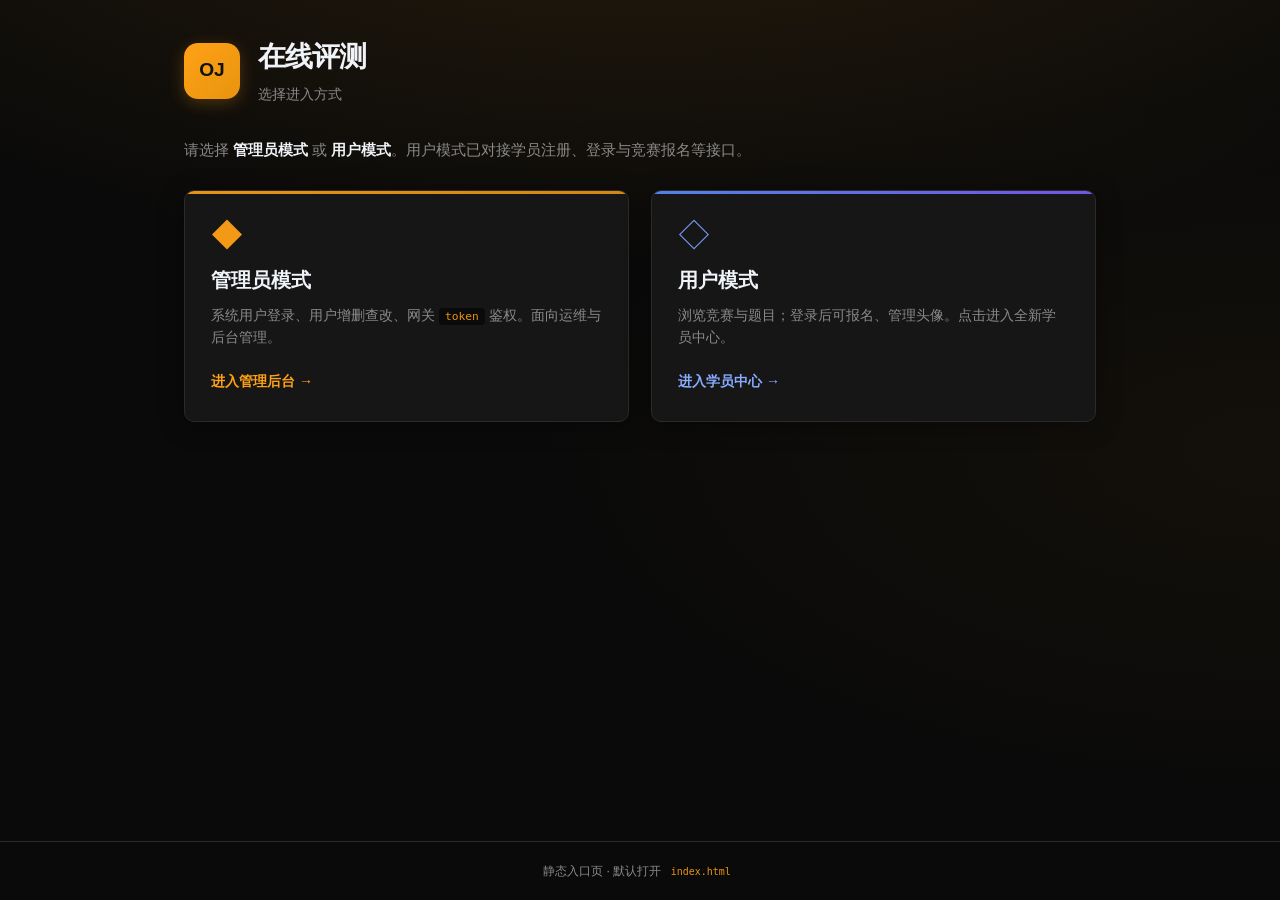
<file: front-end/index.html>
<!DOCTYPE html>
<html lang="zh-CN">
  <head>
    <meta charset="UTF-8" />
    <meta name="viewport" content="width=device-width, initial-scale=1.0" />
    <title>OJ · 选择模式</title>
    <link rel="stylesheet" href="css/style.css" />
    <link rel="stylesheet" href="css/portal.css" />
  </head>
  <body class="portal-body">
    <div class="page-bg portal-bg" aria-hidden="true"></div>

    <header class="portal-header">
      <div class="portal-brand">
        <div class="brand-mark portal-mark">OJ</div>
        <div>
          <h1 class="portal-title">在线评测</h1>
          <p class="portal-tagline">选择进入方式</p>
        </div>
      </div>
    </header>

    <main class="portal-main">
      <p class="portal-intro">
        请选择 <strong>管理员模式</strong> 或 <strong>用户模式</strong>。用户模式已对接学员注册、登录与竞赛报名等接口。
      </p>

      <div class="mode-grid">
        <a href="admin.html" class="mode-card mode-card-admin card-elevated">
          <div class="mode-card-icon" aria-hidden="true">◆</div>
          <h2 class="mode-card-title">管理员模式</h2>
          <p class="mode-card-desc">
            系统用户登录、用户增删查改、网关 <code>token</code> 鉴权。面向运维与后台管理。
          </p>
          <span class="mode-card-cta">进入管理后台 →</span>
        </a>

        <a href="user-dashboard.html" class="mode-card mode-card-user card-elevated">
          <div class="mode-card-icon mode-card-icon-user" aria-hidden="true">◇</div>
          <h2 class="mode-card-title">用户模式</h2>
          <p class="mode-card-desc">
            浏览竞赛与题目；登录后可报名、管理头像。点击进入全新学员中心。
          </p>
          <span class="mode-card-cta mode-cta-user">进入学员中心 →</span>
        </a>
      </div>
    </main>

    <footer class="portal-footer">
      静态入口页 · 默认打开 <code>index.html</code>
    </footer>
  </body>
</html>
</file>
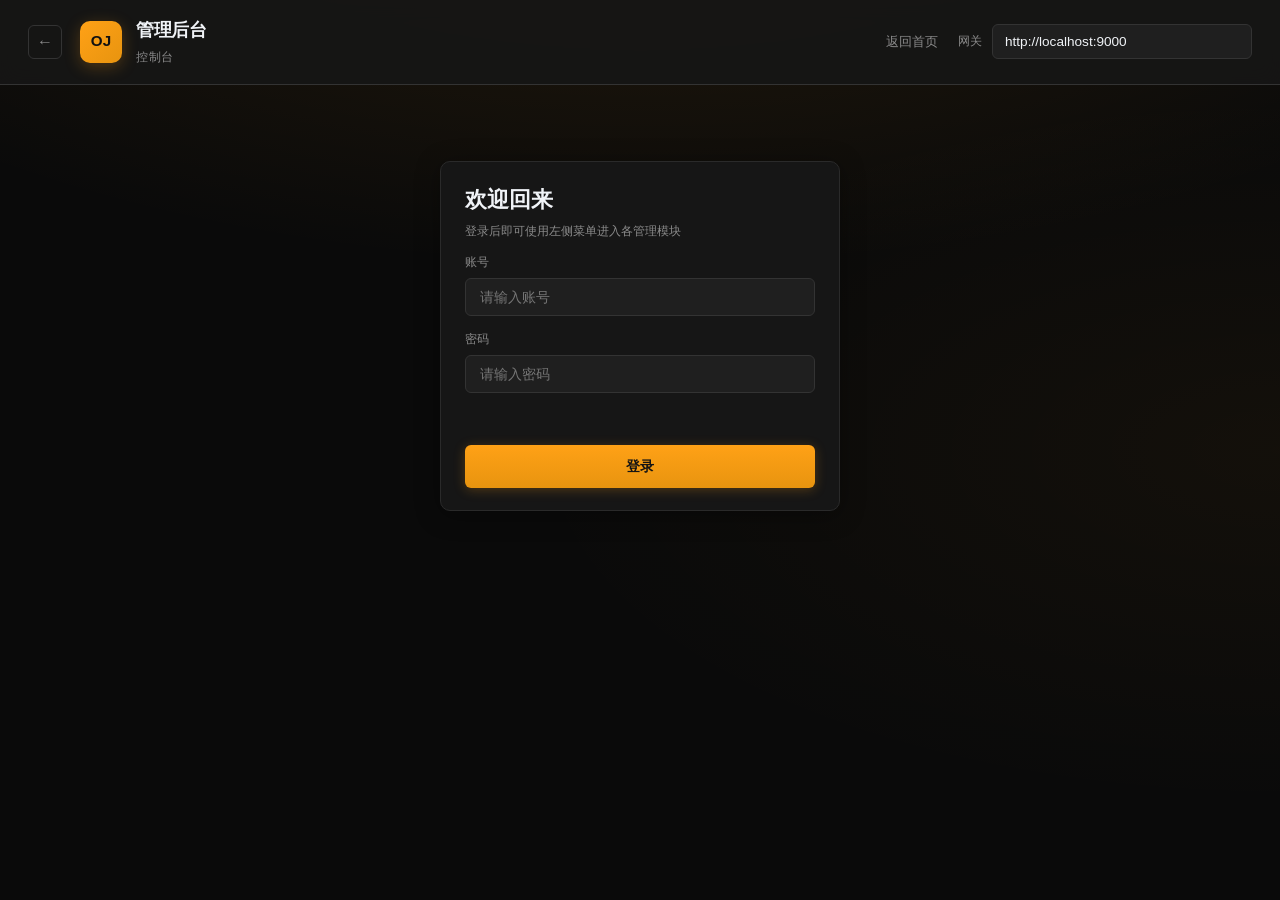
<file: front-end/admin.html>
<!DOCTYPE html>
<html lang="zh-CN">
  <head>
    <meta charset="UTF-8" />
    <meta name="viewport" content="width=device-width, initial-scale=1.0" />
    <title>OJ 管理端</title>
    <link rel="stylesheet" href="css/style.css" />
  </head>
  <body class="admin-app">
    <div class="page-bg" aria-hidden="true"></div>

    <header class="app-header">
      <div class="brand">
        <a href="index.html" class="brand-link" title="返回模式选择">←</a>
        <div class="brand-mark">OJ</div>
        <div class="brand-text">
          <h1>管理后台</h1>
          <span class="brand-sub" id="header-subtitle">控制台</span>
        </div>
      </div>
      <div class="header-right">
        <a href="index.html" class="link-home">返回首页</a>
        <div class="config-row">
          <label for="apiBase">网关</label>
          <input
            type="text"
            id="apiBase"
            placeholder="http://localhost:9000"
            autocomplete="off"
          />
        </div>
        <div id="user-bar" class="user-bar hidden">
          <span class="user-avatar" id="user-avatar">管</span>
          <div class="user-meta">
            <span id="user-bar-text" class="user-name"></span>
            <span class="user-role">管理员</span>
          </div>
          <button type="button" class="btn btn-ghost btn-sm" id="btn-logout">退出</button>
        </div>
      </div>
    </header>

    <main class="main main-admin">
      <section id="view-login" class="panel panel-login card-elevated">
        <div class="card-head">
          <h2>欢迎回来</h2>
          <p class="hint">登录后即可使用左侧菜单进入各管理模块</p>
        </div>
        <div class="form-group">
          <label for="login-account">账号</label>
          <input
            type="text"
            id="login-account"
            placeholder="请输入账号"
            autocomplete="username"
          />
        </div>
        <div class="form-group">
          <label for="login-password">密码</label>
          <input
            type="password"
            id="login-password"
            placeholder="请输入密码"
            autocomplete="current-password"
          />
        </div>
        <p class="status-line muted" id="login-status"></p>
        <button type="button" class="btn btn-primary btn-block" id="btn-login">登录</button>
      </section>

      <div id="view-workspace" class="workspace hidden">
        <div class="admin-shell">
          <aside class="admin-sidebar card-elevated" aria-label="主导航">
            <div class="sidebar-head">功能菜单</div>
            <nav class="sidebar-nav">
              <button
                type="button"
                class="nav-item"
                data-panel="contest"
                id="nav-contest"
              >
                <span class="nav-icon">🏁</span>
                <span class="nav-text">
                  <span class="nav-title">竞赛管理</span>
                  <span class="nav-badge nav-badge-live">已接入</span>
                </span>
              </button>
              <button
                type="button"
                class="nav-item"
                data-panel="problem"
                id="nav-problem"
              >
                <span class="nav-icon">📚</span>
                <span class="nav-text">
                  <span class="nav-title">题目管理</span>
                  <span class="nav-badge nav-badge-live">已接入</span>
                </span>
              </button>
              <button
                type="button"
                class="nav-item"
                data-panel="ojuser"
                id="nav-ojuser"
              >
                <span class="nav-icon">👥</span>
                <span class="nav-text">
                  <span class="nav-title">普通用户管理</span>
                  <span class="nav-badge">原型</span>
                </span>
              </button>
              <button
                type="button"
                class="nav-item active"
                data-panel="sysuser"
                id="nav-sysuser"
              >
                <span class="nav-icon">🛡️</span>
                <span class="nav-text">
                  <span class="nav-title">系统用户管理</span>
                  <span class="nav-badge nav-badge-live">已接入</span>
                </span>
              </button>
            </nav>
          </aside>

          <div class="admin-content">
            <header class="content-topbar">
              <h2 class="content-title" id="admin-content-title">系统用户管理</h2>
              <p class="content-desc" id="admin-content-desc">
                管理端账号 <code>tb_sys_user</code>，接口已联调
              </p>
            </header>

            <!-- 竞赛管理（已实现） -->
            <div id="panel-contest" class="admin-panel hidden" data-title="竞赛管理">
              <div class="layout-dashboard">
                <section class="panel card-elevated section-query">
                  <div class="section-title">
                    <span class="section-icon">🏁</span>
                    <div>
                      <h2>查询竞赛</h2>
                      <p class="hint section-desc">
                        GET <code>/exam/getExamById</code>、<code>/exam/getExamByName</code>
                      </p>
                    </div>
                  </div>
                  <div class="query-tabs" role="tablist">
                    <button type="button" class="tab active" data-tab="exam-by-id" role="tab">按竞赛编号</button>
                    <button type="button" class="tab" data-tab="exam-by-name" role="tab">按名称</button>
                  </div>
                  <div id="exam-query-pane-id" class="query-pane">
                    <div class="inline-field">
                      <input type="text" id="exam-query-id" inputmode="numeric" placeholder="请输入竞赛ID" />
                      <button type="button" class="btn btn-primary" id="btn-exam-query-id">查询</button>
                    </div>
                  </div>
                  <div id="exam-query-pane-name" class="query-pane hidden">
                    <div class="inline-field">
                      <input type="text" id="exam-query-name" placeholder="请输入竞赛名称（精确匹配）" />
                      <button type="button" class="btn btn-primary" id="btn-exam-query-name">查询</button>
                    </div>
                  </div>
                  <p class="status-line muted" id="exam-query-status"></p>
                  <div id="exam-query-result" class="user-detail-card hidden"></div>
                </section>

                <section class="panel card-elevated section-create">
                  <div class="section-title">
                    <span class="section-icon">＋</span>
                    <div>
                      <h2>新增竞赛</h2>
                      <p class="hint section-desc">POST <code>/exam/addExam</code></p>
                    </div>
                  </div>
                  <div class="form-row form-row-2">
                    <div class="form-group">
                      <label for="exam-new-title">竞赛名称</label>
                      <input type="text" id="exam-new-title" placeholder="例如：exam1" />
                    </div>
                    <div class="form-group">
                      <label for="exam-new-status">状态</label>
                      <select id="exam-new-status">
                        <option value="0">未开始(0)</option>
                        <option value="1">进行中(1)</option>
                        <option value="2">已结束(2)</option>
                      </select>
                    </div>
                    <div class="form-group">
                      <label for="exam-new-start-time">开始时间</label>
                      <input type="datetime-local" id="exam-new-start-time" />
                    </div>
                    <div class="form-group">
                      <label for="exam-new-end-time">结束时间</label>
                      <input type="datetime-local" id="exam-new-end-time" />
                    </div>
                  </div>
                  <div class="form-group">
                    <label for="exam-new-question-ids">题目ID列表</label>
                    <textarea
                      id="exam-new-question-ids"
                      rows="3"
                      placeholder="请输入题目ID，使用逗号或换行分隔，例如：&#10;2035744716359733250,2036098040540028929"
                    ></textarea>
                  </div>
                  <button type="button" class="btn btn-primary" id="btn-exam-insert">新增竞赛</button>
                  <p class="status-line muted" id="exam-insert-status"></p>
                </section>
              </div>

              <section class="panel card-elevated section-list">
                <div class="list-toolbar">
                  <div class="section-title list-title-wrap">
                    <span class="section-icon">☰</span>
                    <div>
                      <h2>竞赛列表</h2>
                      <p class="hint section-desc">GET <code>/exam/list</code> · DELETE <code>/exam/deleteExamById</code></p>
                    </div>
                  </div>
                  <div class="pager">
                    <button type="button" class="btn btn-secondary btn-sm" id="btn-exam-page-prev" disabled>上一页</button>
                    <span class="page-indicator" id="exam-page-indicator">第 1 页</span>
                    <button type="button" class="btn btn-secondary btn-sm" id="btn-exam-page-next">下一页</button>
                    <button type="button" class="btn btn-secondary btn-sm" id="btn-refresh-exams">刷新</button>
                  </div>
                </div>
                <div class="user-table-wrap table-shell" id="exam-table-wrap"></div>
                <p class="status-line muted" id="exam-list-status"></p>
              </section>

              <section class="panel card-elevated section-list">
                <div class="section-title list-title-wrap">
                  <span class="section-icon">📚</span>
                  <div>
                    <h2>竞赛题目列表（点击上方竞赛行查看）</h2>
                    <p class="hint section-desc">GET <code>/question/getQuestionFromExam</code></p>
                  </div>
                </div>
                <p class="status-line muted" id="exam-question-status"></p>
                <div id="exam-question-result" class="hidden"></div>
              </section>
              <section class="panel card-elevated section-list">
                <div class="section-title list-title-wrap">
                  <span class="section-icon">📄</span>
                  <div>
                    <h2>竞赛题目详情（点击上方题目行查看）</h2>
                    <p class="hint section-desc">GET <code>/question/detail</code></p>
                  </div>
                </div>
                <p class="status-line muted" id="exam-question-detail-status"></p>
                <div id="exam-question-detail-result" class="user-detail-card hidden"></div>
              </section>
            </div>

            <!-- 题目管理（已实现） -->
            <div id="panel-problem" class="admin-panel hidden" data-title="题目管理">
              <div class="layout-dashboard">
                <section class="panel card-elevated section-query">
                  <div class="section-title">
                    <span class="section-icon">🧩</span>
                    <div>
                      <h2>查询题目</h2>
                      <p class="hint section-desc">
                        GET <code>/question/list-by-title-like</code>
                      </p>
                    </div>
                  </div>
                  <div class="query-pane">
                    <div class="inline-field">
                      <input type="text" id="question-query-title" placeholder="输入标题关键字（模糊查询）" />
                      <button type="button" class="btn btn-primary" id="btn-question-like-by-title">按标题模糊查询</button>
                    </div>
                  </div>
                  <p class="status-line muted" id="question-query-status"></p>
                  <div id="question-query-result" class="hidden"></div>
                </section>

                <section class="panel card-elevated section-create">
                  <div class="section-title">
                    <span class="section-icon">＋</span>
                    <div>
                      <h2>新增题目</h2>
                      <p class="hint section-desc">POST <code>/question/addQuestion</code></p>
                    </div>
                  </div>
                  <div class="form-row form-row-2">
                    <div class="form-group">
                      <label for="question-new-title">标题</label>
                      <input type="text" id="question-new-title" placeholder="如：两数之和" />
                    </div>
                    <div class="form-group">
                      <label for="question-new-difficulty">难度</label>
                      <select id="question-new-difficulty">
                        <option value="0">easy(0)</option>
                        <option value="1">medium(1)</option>
                        <option value="2">hard(2)</option>
                      </select>
                    </div>
                    <div class="form-group">
                      <label for="question-new-time-limit">时间限制</label>
                      <input type="number" id="question-new-time-limit" placeholder="可空，整数" />
                    </div>
                    <div class="form-group">
                      <label for="question-new-space-limit">空间限制</label>
                      <input type="number" id="question-new-space-limit" placeholder="可空，整数" />
                    </div>
                  </div>
                  <div class="form-group">
                    <label for="question-new-content">题目内容</label>
                    <textarea id="question-new-content" rows="3" placeholder="题目描述（<=1024）"></textarea>
                  </div>
                  <div class="form-group">
                    <label for="question-new-case">测试用例</label>
                    <textarea id="question-new-case" rows="3" placeholder="测试用例（<=1024）"></textarea>
                  </div>
                  <div class="form-row form-row-2">
                    <div class="form-group">
                      <label for="question-new-default-code">默认代码块</label>
                      <textarea id="question-new-default-code" rows="3" placeholder="默认代码（<=256）"></textarea>
                    </div>
                    <div class="form-group">
                      <label for="question-new-main-method">main 方法</label>
                      <textarea id="question-new-main-method" rows="3" placeholder="main方法（<=256）"></textarea>
                    </div>
                  </div>
                  <div class="form-group">
                    <label for="question-new-expected-result">期望输出</label>
                    <textarea id="question-new-expected-result" rows="3" placeholder="期望输出（可空，<=1024）"></textarea>
                  </div>
                  <button type="button" class="btn btn-primary" id="btn-question-insert">新增题目</button>
                  <p class="status-line muted" id="question-insert-status"></p>
                </section>
              </div>

              <section class="panel card-elevated section-list">
                <div class="list-toolbar">
                  <div class="section-title list-title-wrap">
                    <span class="section-icon">☰</span>
                    <div>
                      <h2>题目列表</h2>
                      <p class="hint section-desc">GET <code>/question/page</code> · DELETE <code>/question/by-id</code></p>
                    </div>
                  </div>
                  <div class="pager">
                    <button type="button" class="btn btn-secondary btn-sm" id="btn-question-page-prev" disabled>上一页</button>
                    <span class="page-indicator" id="question-page-indicator">第 1 页</span>
                    <button type="button" class="btn btn-secondary btn-sm" id="btn-question-page-next">下一页</button>
                    <button type="button" class="btn btn-secondary btn-sm" id="btn-refresh-questions">刷新</button>
                  </div>
                </div>
                <div class="user-table-wrap table-shell" id="question-table-wrap"></div>
                <p class="status-line muted" id="question-list-status"></p>
              </section>
              <section class="panel card-elevated section-list">
                <div class="section-title list-title-wrap">
                  <span class="section-icon">📄</span>
                  <div>
                    <h2>题目详情（点击上方列表行查看）</h2>
                    <p class="hint section-desc">GET <code>/question/detail</code></p>
                  </div>
                </div>
                <p class="status-line muted" id="question-detail-status"></p>
                <div id="question-detail-result" class="user-detail-card hidden"></div>
              </section>
            </div>

            <!-- 普通用户管理 / OJ 学员（原型） -->
            <div id="panel-ojuser" class="admin-panel hidden" data-title="普通用户管理">
              <div class="prototype-banner">
                <span class="prototype-tag">前端原型</span>
                <p>
                  面向做题学员的账号体系（与左侧 <strong>SysUser 管理</strong> 区分）。注册、封禁、题解统计等接口待实现。
                </p>
              </div>
              <div class="prototype-cards">
                <div class="proto-stat-card card-elevated">
                  <span class="proto-stat-label">注册用户</span>
                  <span class="proto-stat-value">—</span>
                </div>
                <div class="proto-stat-card card-elevated">
                  <span class="proto-stat-label">今日活跃</span>
                  <span class="proto-stat-value">—</span>
                </div>
                <div class="proto-stat-card card-elevated">
                  <span class="proto-stat-label">封禁用户</span>
                  <span class="proto-stat-value">—</span>
                </div>
              </div>
              <div class="prototype-toolbar">
                <input type="text" class="proto-input" placeholder="用户 ID / 昵称…" disabled />
                <button type="button" class="btn btn-secondary" disabled>导出</button>
              </div>
              <div class="panel card-elevated prototype-table-wrap">
                <table class="data-table prototype-table">
                  <thead>
                    <tr>
                      <th>用户 ID</th>
                      <th>昵称</th>
                      <th>注册时间</th>
                      <th>状态</th>
                      <th class="col-actions">操作</th>
                    </tr>
                  </thead>
                  <tbody>
                    <tr class="proto-placeholder-row">
                      <td colspan="5">
                        <div class="empty-state proto-empty">
                          暂无数据 · 等待用户域接口（非 SysUser）
                        </div>
                      </td>
                    </tr>
                  </tbody>
                </table>
              </div>
            </div>

            <!-- SysUser 管理（已实现） -->
            <div id="panel-sysuser" class="admin-panel">
              <div class="layout-dashboard">
                <section class="panel card-elevated section-query">
                  <div class="section-title">
                    <span class="section-icon">🔍</span>
                    <div>
                      <h2>查询用户</h2>
                      <p class="hint section-desc">GET <code>/findUserById</code>、<code>/findUserByUserAccount</code></p>
                    </div>
                  </div>
                  <div class="query-tabs" role="tablist">
                    <button type="button" class="tab active" data-tab="by-id" role="tab">按用户编号</button>
                    <button type="button" class="tab" data-tab="by-account" role="tab">按账号</button>
                  </div>
                  <div id="query-pane-id" class="query-pane">
                    <div class="inline-field">
                      <input type="text" id="query-by-id" inputmode="numeric" placeholder="例如 1234567890" />
                      <button type="button" class="btn btn-primary" id="btn-query-id">查询</button>
                    </div>
                  </div>
                  <div id="query-pane-account" class="query-pane hidden">
                    <div class="inline-field">
                      <input type="text" id="query-by-account" placeholder="登录账号 user_account" />
                      <button type="button" class="btn btn-primary" id="btn-query-account">查询</button>
                    </div>
                  </div>
                  <p class="status-line muted" id="query-status"></p>
                  <div id="query-result" class="user-detail-card hidden"></div>
                </section>

                <section class="panel card-elevated section-create">
                  <div class="section-title">
                    <span class="section-icon">＋</span>
                    <div>
                      <h2>新增用户</h2>
                      <p class="hint section-desc">POST <code>/insertUser</code></p>
                    </div>
                  </div>
                  <div class="form-row form-row-3">
                    <div class="form-group">
                      <label for="new-account">账号</label>
                      <input type="text" id="new-account" placeholder="登录账号" />
                    </div>
                    <div class="form-group">
                      <label for="new-password">初始密码</label>
                      <input type="password" id="new-password" placeholder="初始密码" />
                    </div>
                    <div class="form-group">
                      <label for="new-nickname">昵称</label>
                      <input type="text" id="new-nickname" placeholder="显示名称" />
                    </div>
                  </div>
                  <button type="button" class="btn btn-primary" id="btn-insert-user">添加用户</button>
                  <p class="status-line muted" id="insert-status"></p>
                </section>
              </div>

              <section class="panel card-elevated section-list">
                <div class="list-toolbar">
                  <div class="section-title list-title-wrap">
                    <span class="section-icon">☰</span>
                    <div>
                      <h2>用户列表</h2>
                      <p class="hint section-desc">GET <code>/sys-users</code> · DELETE <code>/deleteUserById</code></p>
                    </div>
                  </div>
                  <div class="pager">
                    <button type="button" class="btn btn-secondary btn-sm" id="btn-page-prev" disabled>上一页</button>
                    <span class="page-indicator" id="page-indicator">第 1 页</span>
                    <button type="button" class="btn btn-secondary btn-sm" id="btn-page-next">下一页</button>
                    <button type="button" class="btn btn-secondary btn-sm" id="btn-refresh-users">刷新</button>
                  </div>
                </div>
                <div class="user-table-wrap table-shell" id="user-table-wrap"></div>
                <p class="status-line muted" id="list-status"></p>
              </section>
            </div>

            <footer class="footer-note admin-inner-footer">
              <span id="footer-sysuser-note">
                接口与 <code>SysUserController</code> 一致；请求头携带 <code>token</code>（登录除外）。
              </span>
              <span id="footer-proto-note" class="hidden"></span>
            </footer>
          </div>
        </div>
      </div>
    </main>

    <div id="modal-overlay" class="modal-overlay hidden" aria-hidden="true">
      <div class="modal-dialog card-elevated" role="dialog" aria-labelledby="modal-title" aria-modal="true">
        <h3 id="modal-title" class="modal-title">登录已失效</h3>
        <p id="modal-message" class="modal-message"></p>
        <button type="button" class="btn btn-primary modal-ok" id="modal-ok">知道了</button>
      </div>
    </div>

    <div id="confirm-overlay" class="modal-overlay hidden" aria-hidden="true">
      <div class="modal-dialog card-elevated modal-confirm" role="dialog" aria-labelledby="confirm-title" aria-modal="true">
        <h3 id="confirm-title" class="modal-title">确认删除</h3>
        <p id="confirm-message" class="modal-message"></p>
        <div class="modal-actions">
          <button type="button" class="btn btn-secondary" id="confirm-cancel">取消</button>
          <button type="button" class="btn btn-danger-solid" id="confirm-ok">删除</button>
        </div>
      </div>
    </div>

    <script src="js/app.js"></script>
  </body>
</html>
</file>
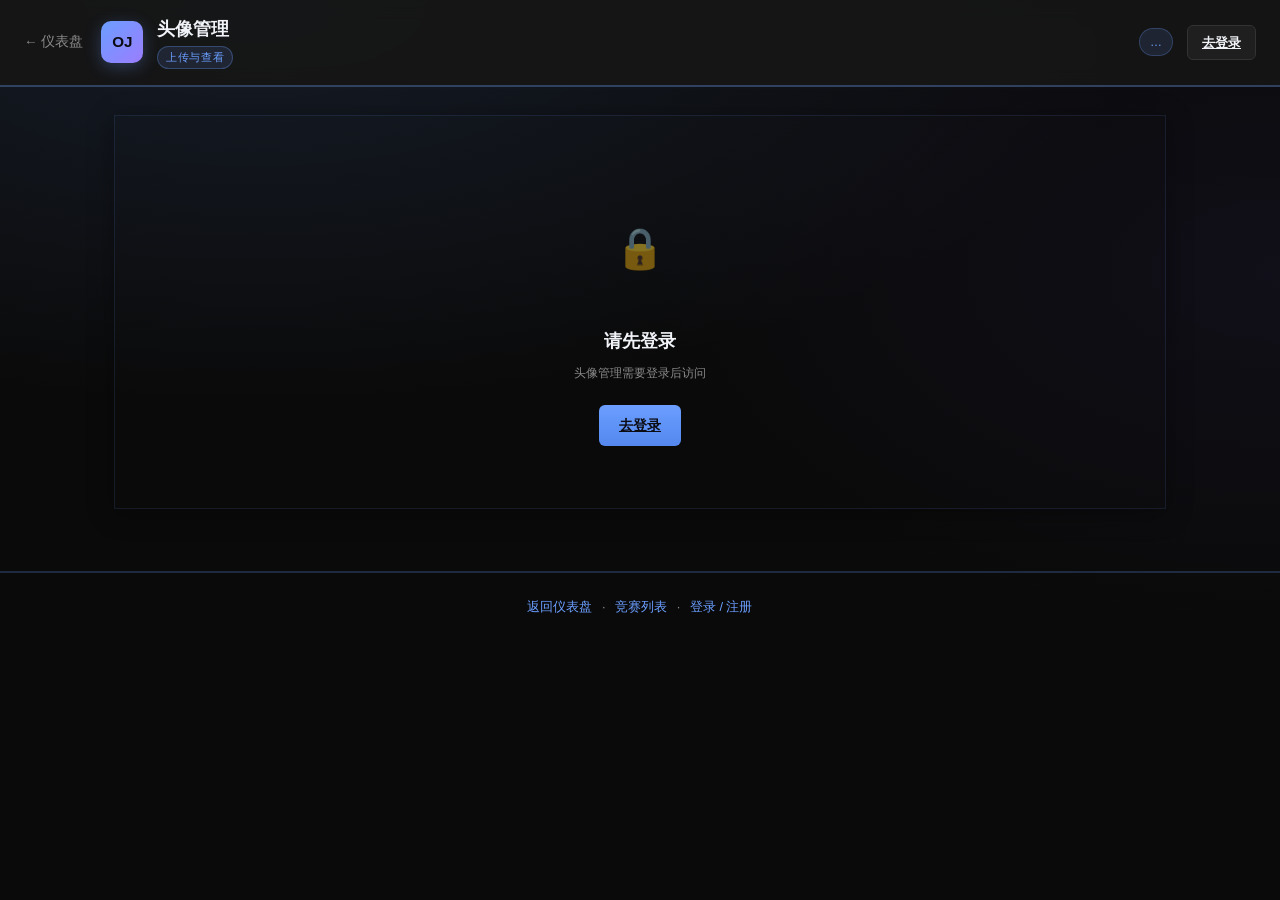
<file: front-end/avatar.html>
<!DOCTYPE html>
<html lang="zh-CN">
<head>
  <meta charset="UTF-8" />
  <meta name="viewport" content="width=device-width, initial-scale=1.0" />
  <title>OJ · 头像管理</title>
  <link rel="stylesheet" href="css/style.css" />
  <link rel="stylesheet" href="css/user.css" />
</head>
<body class="user-body">
  <div class="page-bg user-page-bg" aria-hidden="true"></div>

  <header class="user-header">
    <div class="user-brand">
      <a href="user-dashboard.html" class="user-back">← 仪表盘</a>
      <div class="brand-mark user-mark">OJ</div>
      <div>
        <h1 class="user-product">头像管理</h1>
        <span class="user-badge-preview" id="page-badge">上传与查看</span>
      </div>
    </div>
    <div class="user-header-actions">
      <span class="user-session-pill" id="session-label">…</span>
      <a href="user-login.html" class="btn btn-sm btn-secondary" id="link-login">去登录</a>
      <button type="button" class="btn btn-user-primary btn-sm hidden" id="btn-logout">退出</button>
    </div>
  </header>

  <main class="user-main">
    <!-- 未登录提示 -->
    <div id="state-unauth" class="user-panel card-elevated hidden">
      <div class="unauth-box">
        <p class="unauth-icon">🔒</p>
        <h2 class="unauth-title">请先登录</h2>
        <p class="hint">头像管理需要登录后访问</p>
        <a href="user-login.html" class="btn btn-user-primary">去登录</a>
      </div>
    </div>

    <!-- 头像内容 -->
    <div id="state-content">
      <!-- 当前头像预览 -->
      <section class="user-panel card-elevated" id="panel-preview">
        <h3 class="user-panel-title">当前头像</h3>
        <div class="avatar-preview-area">
          <div id="avatar-placeholder" class="avatar-placeholder">
            <span class="avatar-placeholder-icon">👤</span>
            <span class="avatar-placeholder-text">暂无头像</span>
          </div>
          <div id="avatar-img-wrap" class="avatar-img-wrap hidden">
            <img id="avatar-display" class="avatar-display" alt="当前头像" />
          </div>
          <div class="avatar-meta-info hidden" id="avatar-meta">
            <p><strong>objectKey:</strong> <code id="meta-key">-</code></p>
            <p><strong>URL:</strong> <a id="meta-url" href="#" target="_blank" rel="noopener noreferrer">打开图片</a></p>
          </div>
        </div>
        <div class="user-btn-row">
          <button type="button" class="btn btn-sm btn-secondary" id="btn-load-avatar">查看当前头像</button>
        </div>
      </section>

      <!-- 上传新头像 -->
      <section class="user-panel card-elevated" id="panel-upload">
        <h3 class="user-panel-title">上传新头像</h3>
        <p class="hint">前端直传阿里云 OSS（STS 临时凭证），安全高效。</p>
        <div class="avatar-upload-form">
          <div class="upload-row">
            <input type="file" id="avatar-file" accept="image/*" class="user-file-input" />
          </div>
          <div class="upload-row">
            <label class="user-form-label">目录
              <input type="text" id="avatar-dir" class="user-input-inline" value="avatar" placeholder="可选，如 avatar" />
            </label>
          </div>
          <div class="user-btn-row">
            <button type="button" class="btn btn-user-primary" id="btn-upload-avatar">
              上传并保存头像
            </button>
          </div>
          <p class="hint" id="upload-hint"></p>
        </div>
      </section>
    </div>
  </main>

  <footer class="user-footer">
    <a href="user-dashboard.html">返回仪表盘</a>
    ·
    <a href="exam-list.html">竞赛列表</a>
    ·
    <a href="user-login.html">登录 / 注册</a>
  </footer>

  <div id="toast" class="user-toast hidden" role="status"></div>

  <script src="https://gosspublic.alicdn.com/aliyun-oss-sdk-6.17.1.min.js"></script>
  <script src="js/friend-api.js"></script>
  <script src="js/avatar.js"></script>
</body>
</html>
</file>
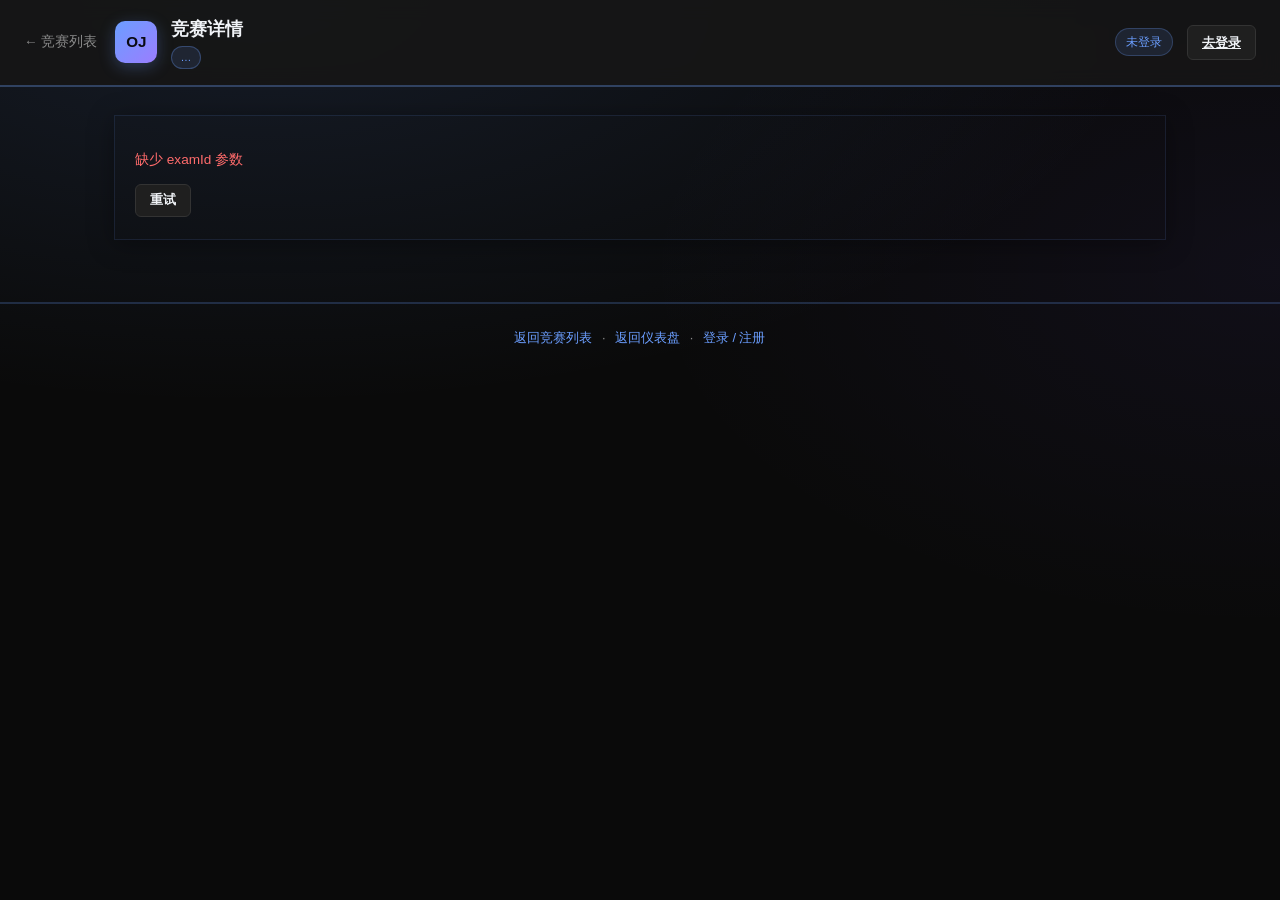
<file: front-end/exam-detail.html>
<!DOCTYPE html>
<html lang="zh-CN">
<head>
  <meta charset="UTF-8" />
  <meta name="viewport" content="width=device-width, initial-scale=1.0" />
  <title>OJ · 竞赛详情</title>
  <link rel="stylesheet" href="css/style.css" />
  <link rel="stylesheet" href="css/user.css" />
</head>
<body class="user-body">
  <div class="page-bg user-page-bg" aria-hidden="true"></div>

  <header class="user-header">
    <div class="user-brand">
      <a href="exam-list.html" class="user-back" id="back-link">← 竞赛列表</a>
      <div class="brand-mark user-mark">OJ</div>
      <div>
        <h1 class="user-product" id="exam-title">竞赛详情</h1>
        <span class="user-badge-preview" id="page-badge">…</span>
      </div>
    </div>
    <div class="user-header-actions">
      <span class="user-session-pill" id="session-label">…</span>
      <a href="user-login.html" class="btn btn-sm btn-secondary" id="link-login">去登录</a>
      <button type="button" class="btn btn-user-primary btn-sm hidden" id="btn-logout">退出</button>
    </div>
  </header>

  <main class="user-main">
    <!-- 加载状态 -->
    <div id="state-loading" class="user-panel card-elevated">
      <p class="hint">正在加载竞赛详情…</p>
    </div>

    <!-- 竞赛信息 -->
    <div id="state-detail" class="hidden">
      <section class="user-panel card-elevated" id="panel-exam-info">
        <div class="exam-detail-head">
          <h2 class="exam-detail-title" id="detail-title">—</h2>
          <span class="exam-detail-badge" id="detail-status"></span>
        </div>
        <dl class="exam-detail-dl">
          <div class="exam-detail-dl-row">
            <dt>竞赛编号</dt><dd id="detail-id">—</dd>
          </div>
          <div class="exam-detail-dl-row">
            <dt>开始时间</dt><dd id="detail-start">—</dd>
          </div>
          <div class="exam-detail-dl-row">
            <dt>结束时间</dt><dd id="detail-end">—</dd>
          </div>
        </dl>
        <!-- 报名区（登录后可见） -->
        <div id="register-zone" class="register-zone hidden">
          <div class="register-form-row">
            <label>
              竞赛编号
              <input type="text" id="reg-exam-id" placeholder="自动填充" readonly class="user-input-inline" />
            </label>
            <button type="button" class="btn btn-user-primary" id="btn-register-exam">确认报名</button>
          </div>
          <p class="hint" id="register-hint"></p>
        </div>
      </section>

      <!-- 题目列表 -->
      <section class="user-panel card-elevated" id="panel-questions">
        <h3 class="user-panel-title">题目列表</h3>
        <div id="question-list" class="exam-question-grid" aria-live="polite"></div>
      </section>
    </div>

    <!-- 加载失败 -->
    <div id="state-error" class="user-panel card-elevated hidden">
      <p class="status-line err" id="error-msg">加载失败</p>
      <button type="button" class="btn btn-secondary btn-sm" onclick="location.reload()">重试</button>
    </div>
  </main>

  <footer class="user-footer">
    <a href="exam-list.html">返回竞赛列表</a>
    ·
    <a href="user-dashboard.html">返回仪表盘</a>
    ·
    <a href="user-login.html">登录 / 注册</a>
  </footer>

  <div id="toast" class="user-toast hidden" role="status"></div>

  <script src="js/friend-api.js"></script>
  <script src="js/exam-detail.js"></script>
</body>
</html>
</file>
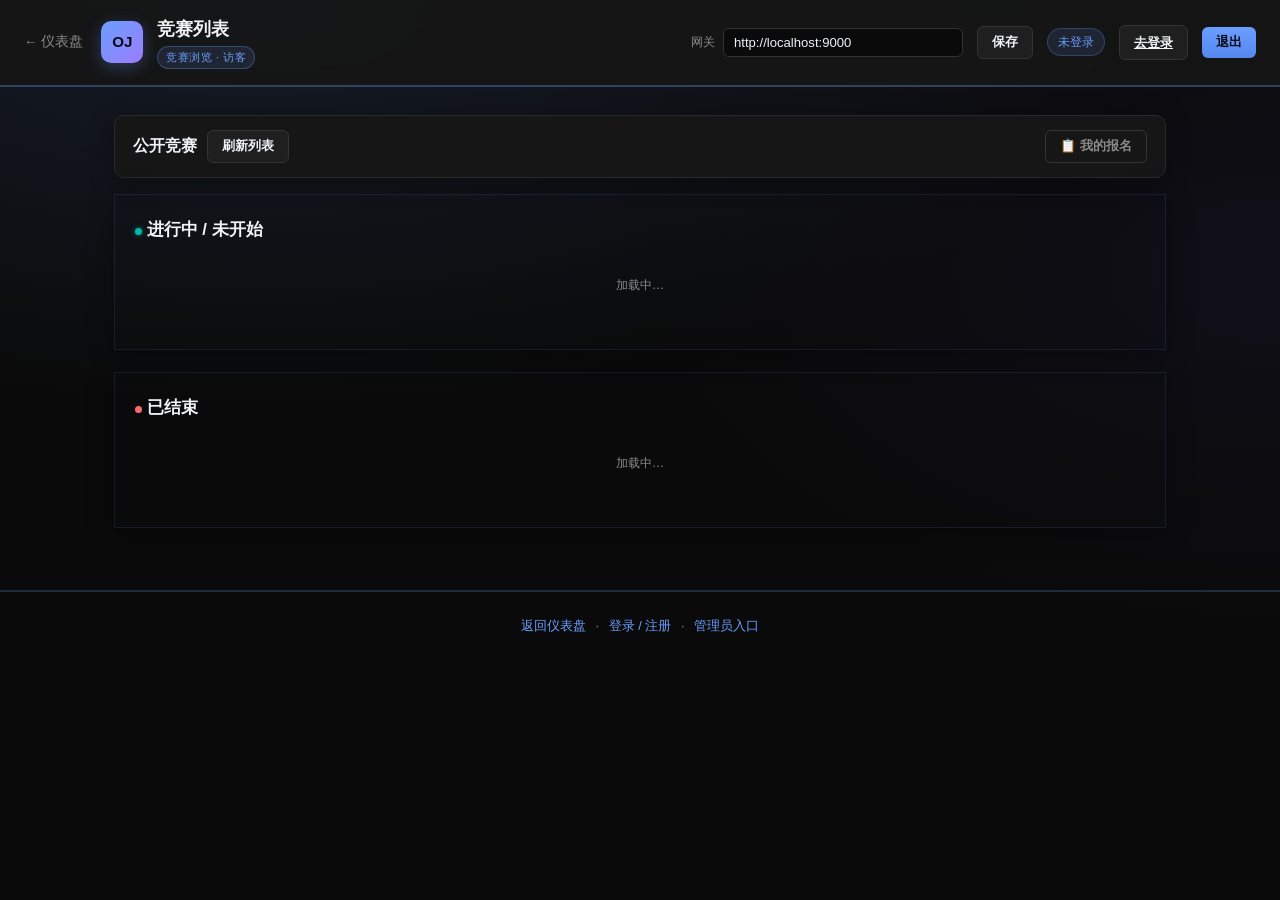
<file: front-end/exam-list.html>
<!DOCTYPE html>
<html lang="zh-CN">
<head>
  <meta charset="UTF-8" />
  <meta name="viewport" content="width=device-width, initial-scale=1.0" />
  <title>OJ · 竞赛列表</title>
  <link rel="stylesheet" href="css/style.css" />
  <link rel="stylesheet" href="css/user.css" />
</head>
<body class="user-body">
  <div class="page-bg user-page-bg" aria-hidden="true"></div>

  <header class="user-header">
    <div class="user-brand">
      <a href="user-dashboard.html" class="user-back" title="返回仪表盘">← 仪表盘</a>
      <div class="brand-mark user-mark">OJ</div>
      <div>
        <h1 class="user-product">竞赛列表</h1>
        <span class="user-badge-preview" id="page-badge">竞赛浏览</span>
      </div>
    </div>
    <div class="user-header-actions">
      <label class="user-api-label">
        网关
        <input type="text" id="friend-api-base" class="user-input-inline" placeholder="http://localhost:9000" />
      </label>
      <button type="button" class="btn btn-sm btn-secondary" id="btn-save-api">保存</button>
      <span class="user-session-pill" id="session-label">…</span>
      <a href="user-login.html" class="btn btn-sm btn-secondary" id="link-login">去登录</a>
      <button type="button" class="btn btn-user-primary btn-sm" id="btn-logout">退出</button>
    </div>
  </header>

  <main class="user-main">
    <!-- 工具栏 -->
    <div class="user-toolbar panel card-elevated">
      <div class="toolbar-left">
        <h2 class="toolbar-title">公开竞赛</h2>
        <button type="button" class="btn btn-sm btn-secondary" id="btn-refresh">刷新列表</button>
      </div>
      <div class="toolbar-right">
        <button type="button" class="btn btn-sm btn-ghost" id="btn-goto-mine">
          📋 我的报名
        </button>
      </div>
    </div>

    <!-- 进行中 + 未开始 -->
    <section class="user-panel card-elevated" id="panel-active">
      <h3 class="user-panel-title">
        <span class="status-dot status-dot--active"></span>
        进行中 / 未开始
      </h3>
      <div id="list-active" class="exam-row-list" aria-live="polite"></div>
    </section>

    <!-- 已结束 -->
    <section class="user-panel card-elevated" id="panel-finished">
      <h3 class="user-panel-title">
        <span class="status-dot status-dot--finished"></span>
        已结束
      </h3>
      <div id="list-finished" class="exam-row-list" aria-live="polite"></div>
    </section>
  </main>

  <footer class="user-footer">
    <a href="user-dashboard.html">返回仪表盘</a>
    ·
    <a href="user-login.html">登录 / 注册</a>
    ·
    <a href="admin.html">管理员入口</a>
  </footer>

  <div id="toast" class="user-toast hidden" role="status"></div>

  <script src="js/friend-api.js"></script>
  <script src="js/exam-list.js"></script>
</body>
</html>
</file>
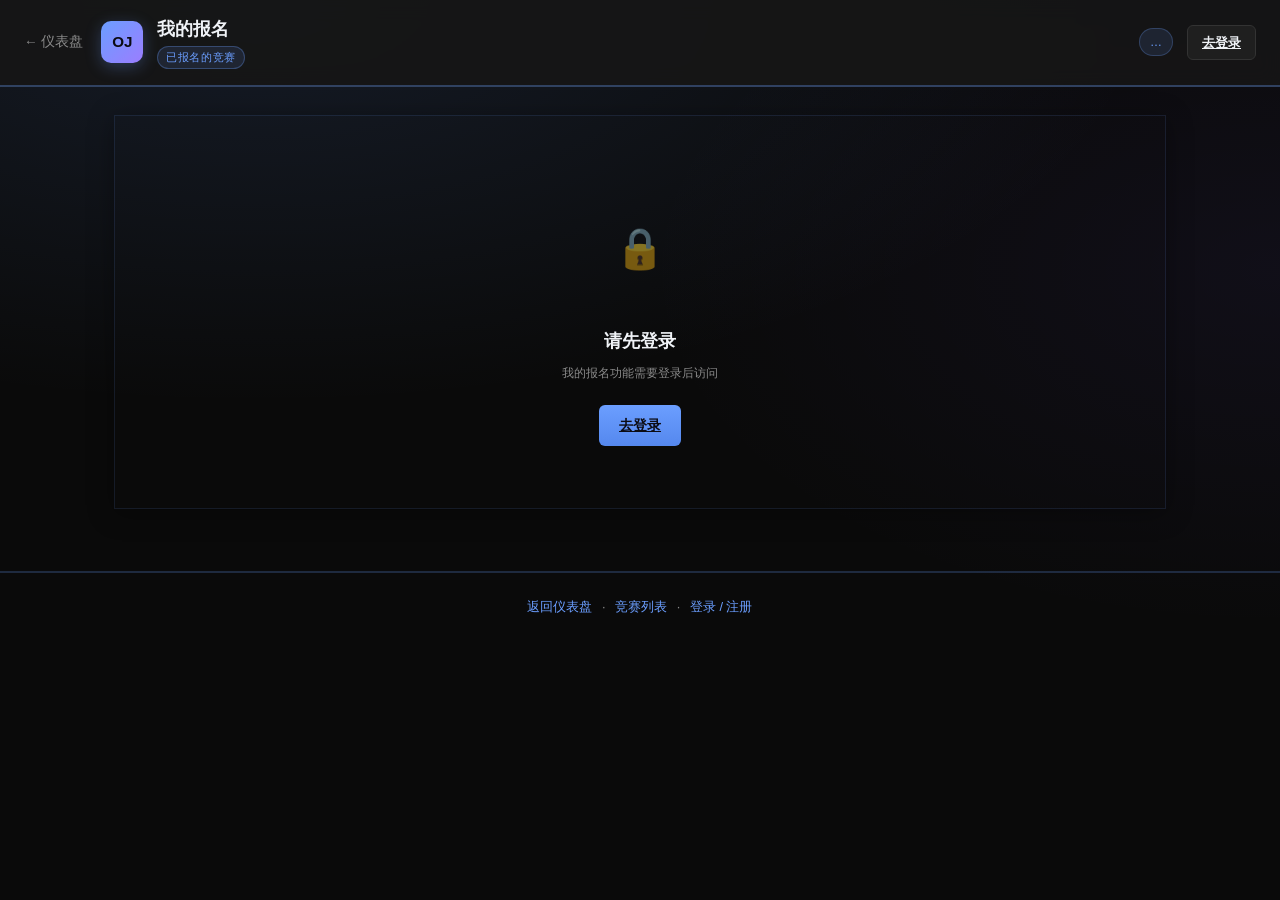
<file: front-end/my-registration.html>
<!DOCTYPE html>
<html lang="zh-CN">
<head>
  <meta charset="UTF-8" />
  <meta name="viewport" content="width=device-width, initial-scale=1.0" />
  <title>OJ · 我的报名</title>
  <link rel="stylesheet" href="css/style.css" />
  <link rel="stylesheet" href="css/user.css" />
</head>
<body class="user-body">
  <div class="page-bg user-page-bg" aria-hidden="true"></div>

  <header class="user-header">
    <div class="user-brand">
      <a href="user-dashboard.html" class="user-back">← 仪表盘</a>
      <div class="brand-mark user-mark">OJ</div>
      <div>
        <h1 class="user-product">我的报名</h1>
        <span class="user-badge-preview" id="page-badge">已报名的竞赛</span>
      </div>
    </div>
    <div class="user-header-actions">
      <span class="user-session-pill" id="session-label">…</span>
      <a href="user-login.html" class="btn btn-sm btn-secondary" id="link-login">去登录</a>
      <button type="button" class="btn btn-user-primary btn-sm hidden" id="btn-logout">退出</button>
    </div>
  </header>

  <main class="user-main">
    <!-- 未登录提示 -->
    <div id="state-unauth" class="user-panel card-elevated hidden">
      <div class="unauth-box">
        <p class="unauth-icon">🔒</p>
        <h2 class="unauth-title">请先登录</h2>
        <p class="hint">我的报名功能需要登录后访问</p>
        <a href="user-login.html" class="btn btn-user-primary">去登录</a>
      </div>
    </div>

    <!-- 列表内容 -->
    <div id="state-content">
      <div class="user-toolbar panel card-elevated">
        <div class="toolbar-left">
          <h2 class="toolbar-title">已报名的竞赛</h2>
        </div>
        <div class="toolbar-right">
          <button type="button" class="btn btn-sm btn-secondary" id="btn-refresh">刷新</button>
          <a href="exam-list.html" class="btn btn-sm btn-ghost">📋 竞赛列表</a>
        </div>
      </div>

      <section class="user-panel card-elevated">
        <div id="my-reg-list" aria-live="polite"></div>
      </section>
    </div>
  </main>

  <footer class="user-footer">
    <a href="user-dashboard.html">返回仪表盘</a>
    ·
    <a href="exam-list.html">竞赛列表</a>
    ·
    <a href="user-login.html">登录 / 注册</a>
  </footer>

  <div id="toast" class="user-toast hidden" role="status"></div>

  <script src="js/friend-api.js"></script>
  <script src="js/my-registration.js"></script>
</body>
</html>
</file>
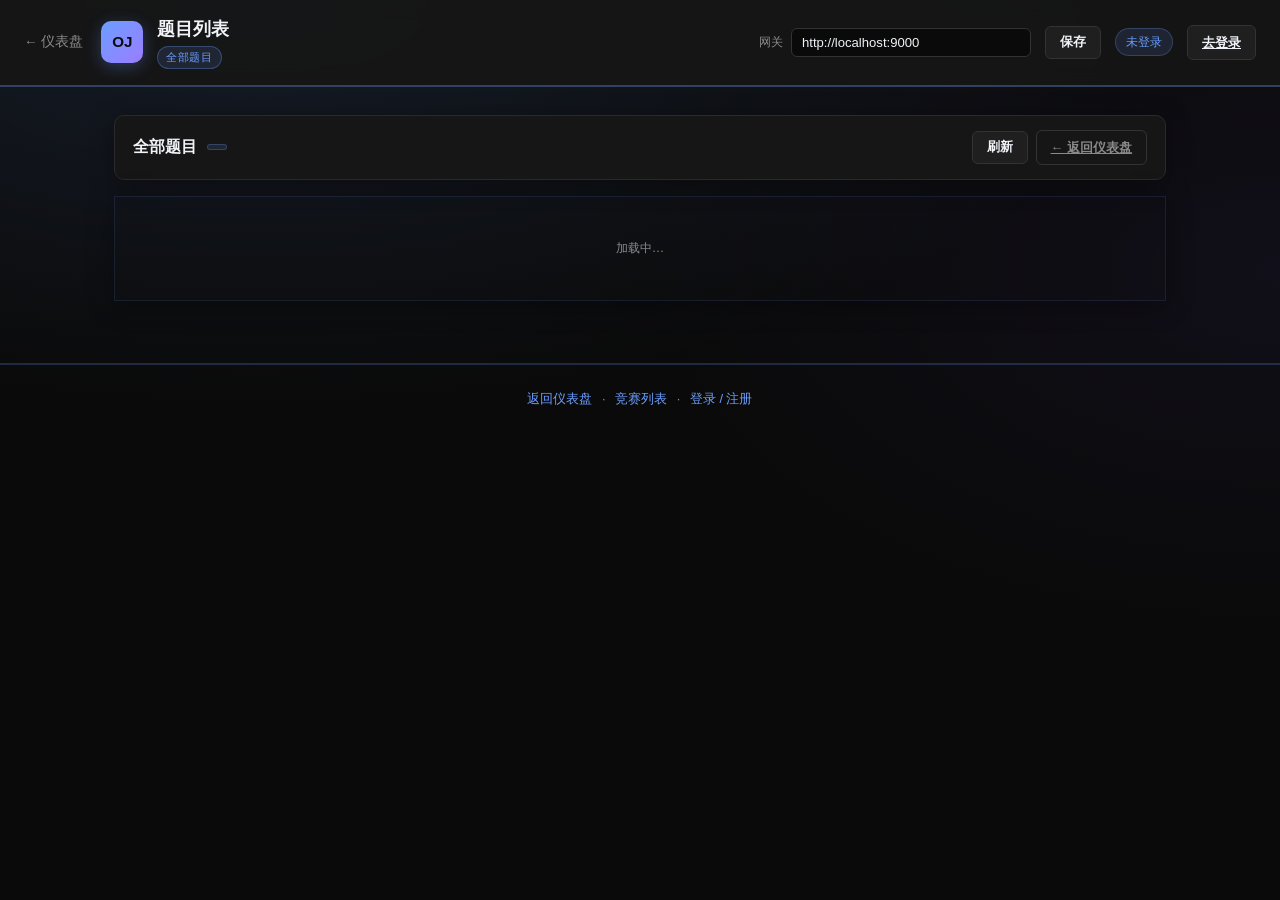
<file: front-end/question-list.html>
<!DOCTYPE html>
<html lang="zh-CN">
<head>
  <meta charset="UTF-8" />
  <meta name="viewport" content="width=device-width, initial-scale=1.0" />
  <title>OJ · 题目列表</title>
  <link rel="stylesheet" href="css/style.css" />
  <link rel="stylesheet" href="css/user.css" />
</head>
<body class="user-body">
  <div class="page-bg user-page-bg" aria-hidden="true"></div>

  <header class="user-header">
    <div class="user-brand">
      <a href="user-dashboard.html" class="user-back">← 仪表盘</a>
      <div class="brand-mark user-mark">OJ</div>
      <div>
        <h1 class="user-product">题目列表</h1>
        <span class="user-badge-preview" id="page-badge">全部题目</span>
      </div>
    </div>
    <div class="user-header-actions">
      <label class="user-api-label">
        网关
        <input type="text" id="friend-api-base" class="user-input-inline" placeholder="http://localhost:9000" />
      </label>
      <button type="button" class="btn btn-sm btn-secondary" id="btn-save-api">保存</button>
      <span class="user-session-pill" id="session-label">…</span>
      <a href="user-login.html" class="btn btn-sm btn-secondary" id="link-login">去登录</a>
      <button type="button" class="btn btn-user-primary btn-sm hidden" id="btn-logout">退出</button>
    </div>
  </header>

  <main class="user-main">
    <!-- 工具栏 -->
    <div class="user-toolbar panel card-elevated">
      <div class="toolbar-left">
        <h2 class="toolbar-title">全部题目</h2>
        <span class="qlist-count" id="qlist-count"></span>
      </div>
      <div class="toolbar-right">
        <button type="button" class="btn btn-sm btn-secondary" id="btn-refresh">刷新</button>
        <a href="user-dashboard.html" class="btn btn-sm btn-ghost">← 返回仪表盘</a>
      </div>
    </div>

    <!-- 题目列表 -->
    <section class="user-panel card-elevated" id="panel-questions">
      <div id="qlist-body" class="qlist-body" aria-live="polite"></div>
    </section>
  </main>

  <footer class="user-footer">
    <a href="user-dashboard.html">返回仪表盘</a>
    ·
    <a href="exam-list.html">竞赛列表</a>
    ·
    <a href="user-login.html">登录 / 注册</a>
  </footer>

  <div id="toast" class="user-toast hidden" role="status"></div>

  <script src="js/friend-api.js"></script>
  <script src="js/question-list.js"></script>
</body>
</html>
</file>
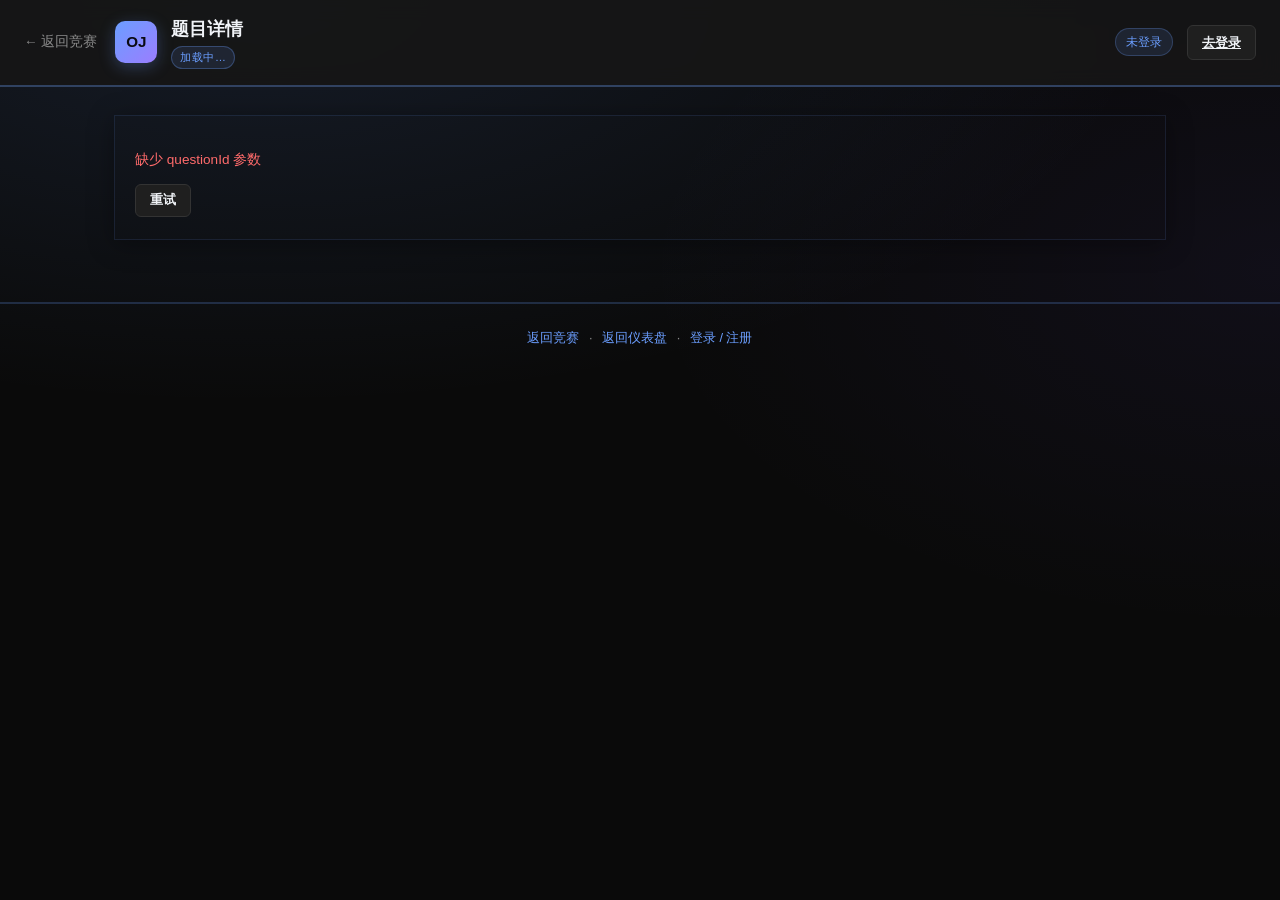
<file: front-end/question-view.html>
<!DOCTYPE html>
<html lang="zh-CN">
<head>
  <meta charset="UTF-8" />
  <meta name="viewport" content="width=device-width, initial-scale=1.0" />
  <title>OJ · 题目详情</title>
  <link rel="stylesheet" href="css/style.css" />
  <link rel="stylesheet" href="css/user.css" />
</head>
<body class="user-body">
  <div class="page-bg user-page-bg" aria-hidden="true"></div>

  <header class="user-header">
    <div class="user-brand">
      <a href="#" class="user-back" id="back-link">← 返回竞赛</a>
      <div class="brand-mark user-mark">OJ</div>
      <div>
        <h1 class="user-product" id="q-title">题目详情</h1>
        <span class="user-badge-preview" id="page-badge">加载中…</span>
      </div>
    </div>
    <div class="user-header-actions">
      <span class="user-session-pill" id="session-label">…</span>
      <a href="user-login.html" class="btn btn-sm btn-secondary" id="link-login">去登录</a>
      <button type="button" class="btn btn-user-primary btn-sm hidden" id="btn-logout">退出</button>
    </div>
  </header>

  <main class="user-main">
    <!-- 加载状态 -->
    <div id="state-loading" class="user-panel card-elevated">
      <p class="hint">正在加载题目内容…</p>
      <p class="hint" id="req-hint"></p>
    </div>

    <!-- 题目正文 -->
    <div id="state-content" class="hidden">
      <article class="q-view-wrap card-elevated" id="q-view-root"></article>
    </div>

    <!-- 加载失败 -->
    <div id="state-error" class="user-panel card-elevated hidden">
      <p class="status-line err" id="error-msg">加载失败</p>
      <button type="button" class="btn btn-secondary btn-sm" onclick="location.reload()">重试</button>
    </div>
  </main>

  <footer class="user-footer">
    <a href="#" id="footer-back">返回竞赛</a>
    ·
    <a href="user-dashboard.html">返回仪表盘</a>
    ·
    <a href="user-login.html">登录 / 注册</a>
  </footer>

  <div id="toast" class="user-toast hidden" role="status"></div>

  <script src="js/friend-api.js"></script>
  <script src="js/question-view.js"></script>
</body>
</html>
</file>
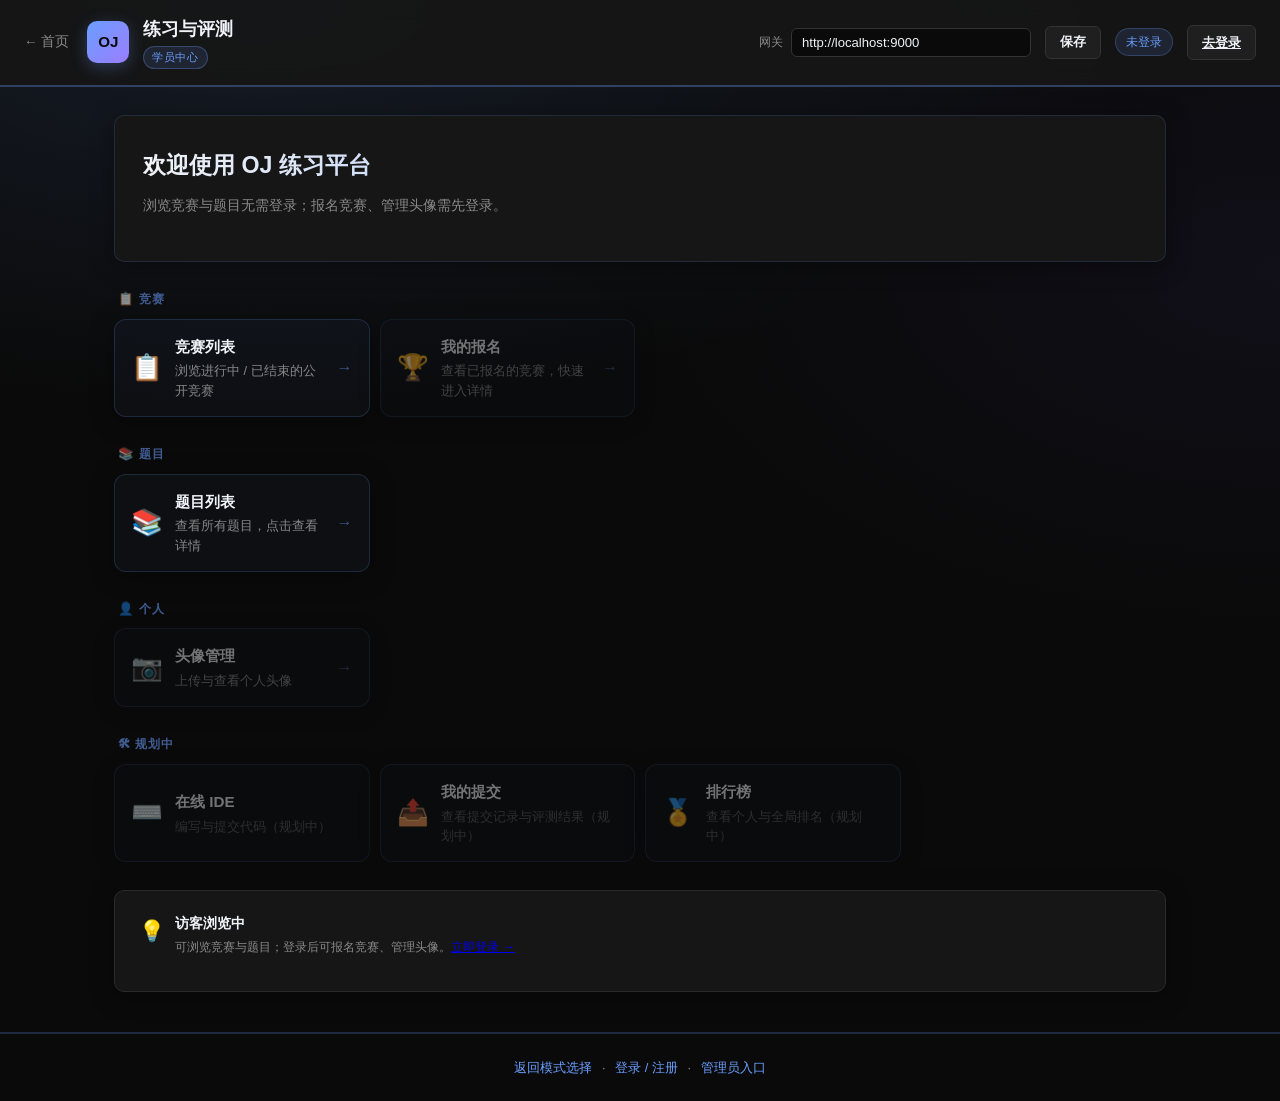
<file: front-end/user-dashboard.html>
<!DOCTYPE html>
<html lang="zh-CN">
<head>
  <meta charset="UTF-8" />
  <meta name="viewport" content="width=device-width, initial-scale=1.0" />
  <title>OJ · 学员中心</title>
  <link rel="stylesheet" href="css/style.css" />
  <link rel="stylesheet" href="css/user.css" />
</head>
<body class="user-body">
  <div class="page-bg user-page-bg" aria-hidden="true"></div>

  <!-- 顶部栏 -->
  <header class="user-header">
    <div class="user-brand">
      <a href="index.html" class="user-back" title="返回模式选择">← 首页</a>
      <div class="brand-mark user-mark">OJ</div>
      <div>
        <h1 class="user-product">练习与评测</h1>
        <span class="user-badge-preview" id="page-badge">学员中心</span>
      </div>
    </div>
    <div class="user-header-actions">
      <label class="user-api-label">
        网关
        <input type="text" id="friend-api-base" class="user-input-inline" placeholder="http://localhost:9000" />
      </label>
      <button type="button" class="btn btn-sm btn-secondary" id="btn-save-api">保存</button>
      <span class="user-session-pill" id="session-label">…</span>
      <a href="user-login.html" class="btn btn-sm btn-secondary" id="link-login">去登录</a>
      <button type="button" class="btn btn-user-primary btn-sm hidden" id="btn-logout">退出</button>
    </div>
  </header>

  <main class="user-main">
    <!-- 欢迎区 -->
    <section class="user-hero panel card-elevated user-hero-compact" id="hero-section">
      <div class="hero-text-wrap">
        <h2 class="user-hero-title" id="hero-title">欢迎使用 OJ 练习平台</h2>
        <p class="user-hero-text" id="hero-sub">
          浏览竞赛、查看题目、在线刷题；登录后可报名竞赛、管理头像。
        </p>
      </div>
      <div class="hero-user-info hidden" id="hero-user-info">
        <span class="hero-avatar-icon">👤</span>
        <div>
          <p class="hero-user-name" id="hero-user-name">已登录用户</p>
          <p class="hero-user-id" id="hero-user-id">ID: —</p>
        </div>
      </div>
    </section>

    <!-- 导航网格 -->
    <section class="nav-grid-section">
      <!-- 竞赛区 -->
      <div class="nav-section-group">
        <h3 class="nav-section-label">📋 竞赛</h3>
        <div class="nav-card-grid">
          <a href="exam-list.html" class="nav-card card-elevated">
            <div class="nav-card-icon">📋</div>
            <div class="nav-card-body">
              <h4 class="nav-card-title">竞赛列表</h4>
              <p class="nav-card-desc">浏览进行中 / 已结束的公开竞赛</p>
            </div>
            <div class="nav-card-arrow">→</div>
          </a>
          <a href="my-registration.html" class="nav-card card-elevated" id="card-my-reg">
            <div class="nav-card-icon">🏆</div>
            <div class="nav-card-body">
              <h4 class="nav-card-title">我的报名</h4>
              <p class="nav-card-desc">查看已报名的竞赛，快速进入详情</p>
            </div>
            <div class="nav-card-arrow">→</div>
          </a>
        </div>
      </div>

      <!-- 题目区 -->
      <div class="nav-section-group">
        <h3 class="nav-section-label">📚 题目</h3>
        <div class="nav-card-grid">
          <a href="question-list.html" class="nav-card card-elevated" id="card-question-list">
            <div class="nav-card-icon">📚</div>
            <div class="nav-card-body">
              <h4 class="nav-card-title">题目列表</h4>
              <p class="nav-card-desc">查看所有题目，点击查看详情</p>
            </div>
            <div class="nav-card-arrow">→</div>
          </a>
        </div>
      </div>

      <!-- 个人区 -->
      <div class="nav-section-group">
        <h3 class="nav-section-label">👤 个人</h3>
        <div class="nav-card-grid">
          <a href="avatar.html" class="nav-card card-elevated" id="card-avatar">
            <div class="nav-card-icon">📷</div>
            <div class="nav-card-body">
              <h4 class="nav-card-title">头像管理</h4>
              <p class="nav-card-desc">上传与查看个人头像</p>
            </div>
            <div class="nav-card-arrow">→</div>
          </a>
        </div>
      </div>

      <!-- 规划中功能 -->
      <div class="nav-section-group">
        <h3 class="nav-section-label">🛠 规划中</h3>
        <div class="nav-card-grid">
          <div class="nav-card nav-card--disabled card-elevated">
            <div class="nav-card-icon">⌨️</div>
            <div class="nav-card-body">
              <h4 class="nav-card-title">在线 IDE</h4>
              <p class="nav-card-desc nav-card-desc--disabled">编写与提交代码（规划中）</p>
            </div>
          </div>
          <div class="nav-card nav-card--disabled card-elevated">
            <div class="nav-card-icon">📤</div>
            <div class="nav-card-body">
              <h4 class="nav-card-title">我的提交</h4>
              <p class="nav-card-desc nav-card-desc--disabled">查看提交记录与评测结果（规划中）</p>
            </div>
          </div>
          <div class="nav-card nav-card--disabled card-elevated">
            <div class="nav-card-icon">🏅</div>
            <div class="nav-card-body">
              <h4 class="nav-card-title">排行榜</h4>
              <p class="nav-card-desc nav-card-desc--disabled">查看个人与全局排名（规划中）</p>
            </div>
          </div>
        </div>
      </div>
    </section>

    <!-- 访客提示（未登录时显示） -->
    <section class="guest-tip panel card-elevated hidden" id="guest-tip">
      <div class="guest-tip-inner">
        <span class="guest-tip-icon">💡</span>
        <div>
          <p class="guest-tip-title">访客浏览中</p>
          <p class="hint">可浏览竞赛与题目；登录后可报名竞赛、管理头像。<a href="user-login.html">立即登录 →</a></p>
        </div>
      </div>
    </section>
  </main>

  <footer class="user-footer">
    <a href="index.html">返回模式选择</a>
    ·
    <a href="user-login.html">登录 / 注册</a>
    ·
    <a href="admin.html">管理员入口</a>
  </footer>

  <div id="toast" class="user-toast hidden" role="status"></div>

  <script src="js/friend-api.js"></script>
  <script src="js/user-dashboard.js"></script>
</body>
</html>
</file>
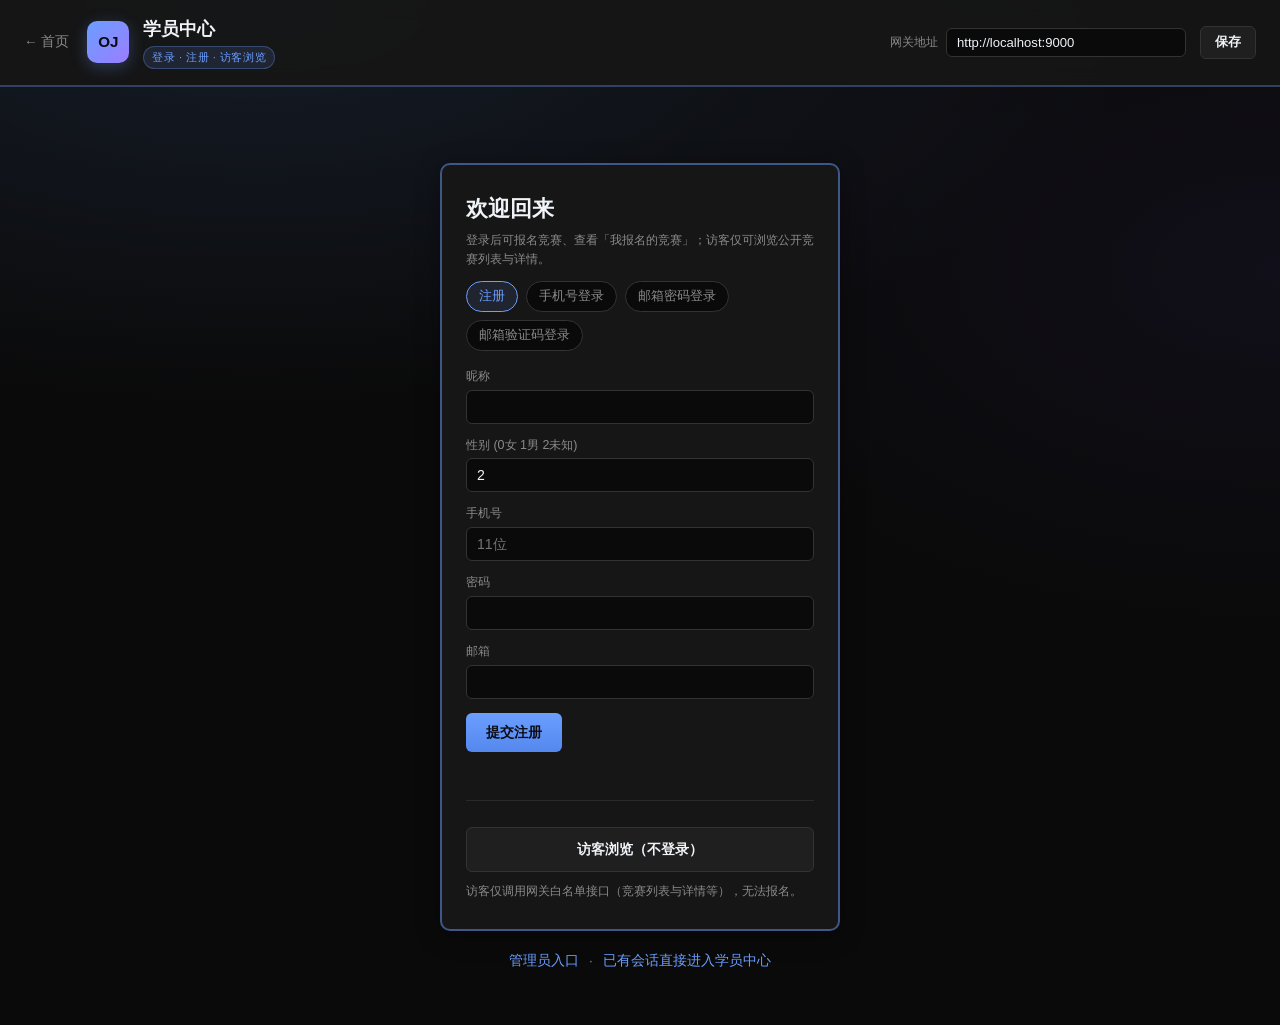
<file: front-end/user-login.html>
<!DOCTYPE html>
<html lang="zh-CN">
  <head>
    <meta charset="UTF-8" />
    <meta name="viewport" content="width=device-width, initial-scale=1.0" />
    <title>OJ · 学员登录</title>
    <link rel="stylesheet" href="css/style.css" />
    <link rel="stylesheet" href="css/user.css" />
  </head>
  <body class="user-body user-login-page">
    <div class="page-bg user-page-bg" aria-hidden="true"></div>

    <header class="user-header">
      <div class="user-brand">
        <a href="index.html" class="user-back" title="返回模式选择">← 首页</a>
        <div class="brand-mark user-mark">OJ</div>
        <div>
          <h1 class="user-product">学员中心</h1>
          <span class="user-badge-preview">登录 · 注册 · 访客浏览</span>
        </div>
      </div>
      <div class="user-header-actions user-header-api">
        <label class="user-api-label">
          网关地址
          <input
            type="text"
            id="friend-api-base"
            class="user-input-inline"
            placeholder="http://localhost:9000"
          />
        </label>
        <button type="button" class="btn btn-sm btn-secondary" id="friend-btn-save-api">保存</button>
      </div>
    </header>

    <main class="user-main user-main-app user-login-main">
      <section class="panel panel-login card-elevated user-login-card">
        <div class="card-head">
          <h2>欢迎回来</h2>
          <p class="hint">登录后可报名竞赛、查看「我报名的竞赛」；访客仅可浏览公开竞赛列表与详情。</p>
        </div>

        <div class="user-tabs" role="tablist">
          <button type="button" class="user-tab active" data-tab="register">注册</button>
          <button type="button" class="user-tab" data-tab="phone">手机号登录</button>
          <button type="button" class="user-tab" data-tab="email-pwd">邮箱密码登录</button>
          <button type="button" class="user-tab" data-tab="email-code">邮箱验证码登录</button>
        </div>

        <div class="user-tab-panel" id="panel-register">
          <div class="user-form-grid">
            <label>昵称 <input type="text" id="reg-nick" /></label>
            <label>性别 (0女 1男 2未知) <input type="number" id="reg-gender" min="0" max="2" value="2" /></label>
            <label>手机号 <input type="text" id="reg-phone" placeholder="11位" /></label>
            <label>密码 <input type="password" id="reg-pwd" /></label>
            <label>邮箱 <input type="email" id="reg-email" /></label>
          </div>
          <button type="button" class="btn btn-user-primary" id="friend-btn-register">提交注册</button>
        </div>

        <div class="user-tab-panel hidden" id="panel-phone">
          <div class="user-form-grid">
            <label>手机号 <input type="text" id="login-phone" /></label>
            <label>密码 <input type="password" id="login-phone-pwd" /></label>
          </div>
          <button type="button" class="btn btn-user-primary" id="friend-btn-login-phone">使用手机号登录</button>
        </div>

        <div class="user-tab-panel hidden" id="panel-email-pwd">
          <div class="user-form-grid">
            <label>邮箱 <input type="email" id="login-email" /></label>
            <label>密码 <input type="password" id="login-email-pwd" /></label>
          </div>
          <button type="button" class="btn btn-user-primary" id="friend-btn-login-email">使用邮箱登录</button>
        </div>

        <div class="user-tab-panel hidden" id="panel-email-code">
          <p class="hint">先发送验证码，再登录；验证码登录仅返回 token 时，登出需在学员中心填写 userId。</p>
          <div class="user-form-grid">
            <label>邮箱 <input type="email" id="code-email" /></label>
            <button type="button" class="btn btn-sm btn-secondary" id="friend-btn-send-code">发送验证码</button>
            <label>验证码 <input type="text" id="code-value" /></label>
          </div>
          <button type="button" class="btn btn-user-primary" id="friend-btn-login-code">用验证码登录</button>
        </div>

        <p class="status-line muted" id="login-status-line"></p>

        <div class="user-login-actions">
          <button type="button" class="btn btn-secondary btn-block" id="btn-guest-enter">
            访客浏览（不登录）
          </button>
          <p class="hint user-login-hint">访客仅调用网关白名单接口（竞赛列表与详情等），无法报名。</p>
        </div>
      </section>

      <p class="user-login-footer">
        <a href="admin.html">管理员入口</a>
        ·
        <a href="user-dashboard.html" id="link-back-user">已有会话直接进入学员中心</a>
      </p>
    </main>

    <div id="user-toast" class="user-toast hidden" role="status"></div>

    <script src="js/friend-api.js"></script>
    <script src="js/user-login.js"></script>
  </body>
</html>
</file>
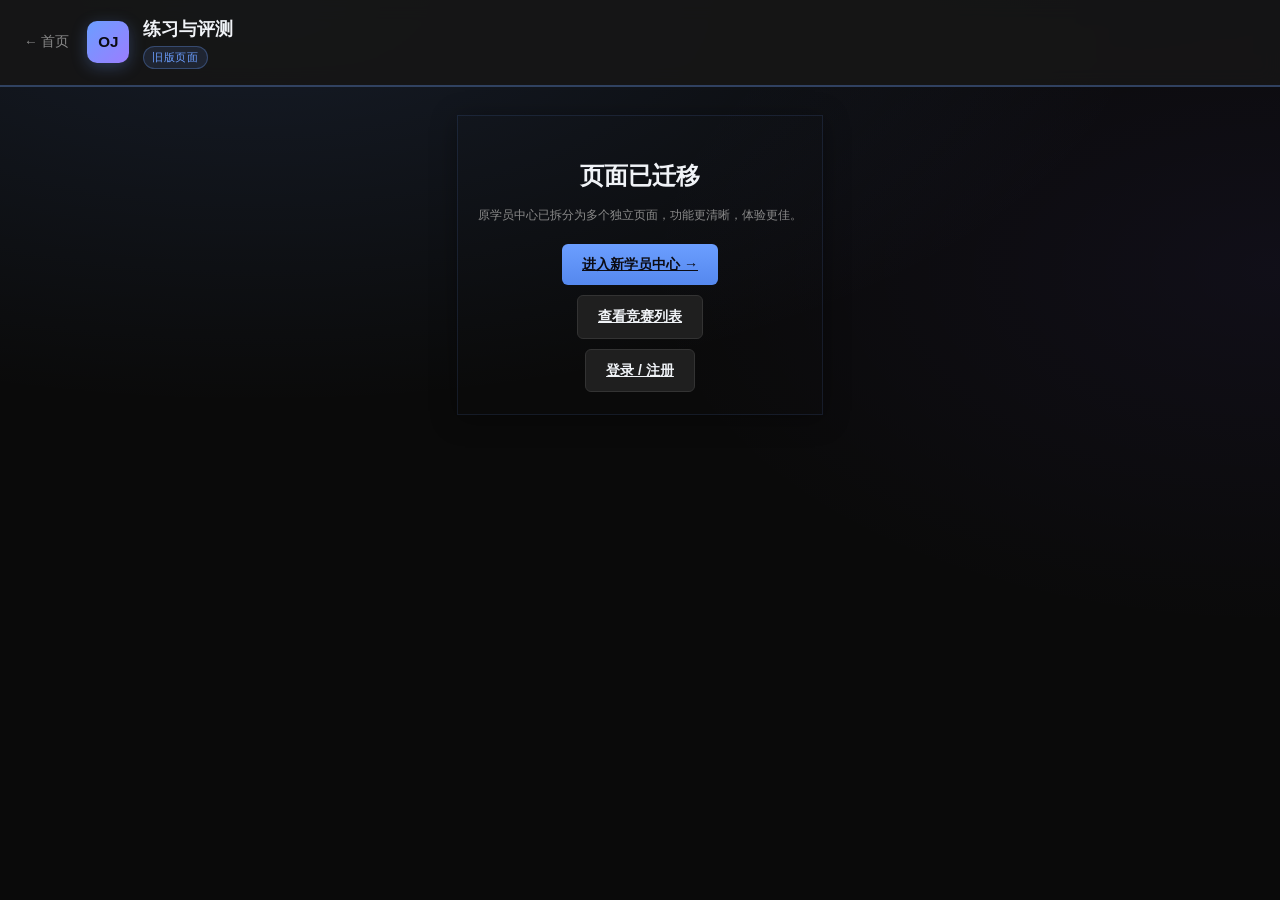
<file: front-end/user.html>
<!DOCTYPE html>
<html lang="zh-CN">
<head>
  <meta charset="UTF-8" />
  <meta name="viewport" content="width=device-width, initial-scale=1.0" />
  <title>OJ · 学员中心（已迁移）</title>
  <link rel="stylesheet" href="css/style.css" />
  <link rel="stylesheet" href="css/user.css" />
</head>
<body class="user-body">
  <div class="page-bg user-page-bg" aria-hidden="true"></div>
  <header class="user-header">
    <div class="user-brand">
      <a href="index.html" class="user-back">← 首页</a>
      <div class="brand-mark user-mark">OJ</div>
      <div>
        <h1 class="user-product">练习与评测</h1>
        <span class="user-badge-preview">旧版页面</span>
      </div>
    </div>
  </header>
  <main class="user-main" style="align-items:center;justify-content:center;display:flex;">
    <div class="user-panel card-elevated" style="max-width:480px;text-align:center;">
      <h2 style="margin-bottom:12px;">页面已迁移</h2>
      <p class="hint" style="margin-bottom:20px;">
        原学员中心已拆分为多个独立页面，功能更清晰，体验更佳。
      </p>
      <div style="display:flex;flex-direction:column;gap:10px;align-items:center;">
        <a href="user-dashboard.html" class="btn btn-user-primary">进入新学员中心 →</a>
        <a href="exam-list.html" class="btn btn-secondary">查看竞赛列表</a>
        <a href="user-login.html" class="btn btn-secondary">登录 / 注册</a>
      </div>
    </div>
  </main>
</body>
</html>
</file>
<file: front-end/css/style.css>
/* LeetCode 风格深色 + 管理台布局 */
:root {
  --bg-root: #0a0a0a;
  --bg-panel: #161616;
  --bg-elevated: #1f1f1f;
  --bg-hover: #2a2a2a;
  --border: #333;
  --border-soft: #2a2a2a;
  --text: #f0f3f7;
  --text-muted: #8a8a8a;
  --accent: #ffa116;
  --accent-glow: rgba(255, 161, 22, 0.12);
  --accent-dim: #e8940f;
  --success: #00b8a9;
  --danger: #ff6b6b;
  --danger-bg: rgba(255, 107, 107, 0.12);
  --radius: 10px;
  --radius-sm: 6px;
  --font: "Segoe UI", "PingFang SC", "Microsoft YaHei", sans-serif;
  --shadow: 0 4px 24px rgba(0, 0, 0, 0.35);
}

* {
  box-sizing: border-box;
}

html {
  scroll-behavior: smooth;
}

body {
  margin: 0;
  min-height: 100vh;
  font-family: var(--font);
  background: var(--bg-root);
  color: var(--text);
  line-height: 1.5;
  position: relative;
}

.page-bg {
  position: fixed;
  inset: 0;
  pointer-events: none;
  z-index: -1;
  background:
    radial-gradient(ellipse 80% 50% at 50% -20%, var(--accent-glow), transparent),
    radial-gradient(ellipse 60% 40% at 100% 50%, rgba(255, 161, 22, 0.04), transparent),
    var(--bg-root);
}

code {
  font-family: ui-monospace, "Cascadia Code", Consolas, monospace;
  font-size: 0.82em;
  padding: 2px 6px;
  background: var(--bg-root);
  border-radius: 4px;
  color: var(--accent-dim);
}

.hidden {
  display: none !important;
}

/* ----- Header ----- */
.app-header {
  display: flex;
  align-items: center;
  justify-content: space-between;
  padding: 16px 28px;
  background: rgba(22, 22, 22, 0.92);
  border-bottom: 1px solid var(--border);
  backdrop-filter: blur(10px);
  position: sticky;
  top: 0;
  z-index: 50;
}

.brand {
  display: flex;
  align-items: center;
  gap: 14px;
}

.brand-link {
  display: flex;
  align-items: center;
  justify-content: center;
  width: 34px;
  height: 34px;
  margin-right: 4px;
  border-radius: var(--radius-sm);
  border: 1px solid var(--border);
  color: var(--text-muted);
  text-decoration: none;
  font-size: 1rem;
  transition: color 0.15s, border-color 0.15s;
}

.brand-link:hover {
  color: var(--accent);
  border-color: var(--accent);
}

.link-home {
  font-size: 0.8rem;
  color: var(--text-muted);
  text-decoration: none;
  white-space: nowrap;
}

.link-home:hover {
  color: var(--accent);
}

.brand-mark {
  width: 42px;
  height: 42px;
  border-radius: 10px;
  background: linear-gradient(135deg, var(--accent), var(--accent-dim));
  color: #111;
  font-weight: 800;
  font-size: 0.95rem;
  display: flex;
  align-items: center;
  justify-content: center;
  box-shadow: 0 4px 16px rgba(255, 161, 22, 0.25);
}

.brand-text h1 {
  margin: 0;
  font-size: 1.15rem;
  font-weight: 700;
  letter-spacing: -0.02em;
}

.brand-sub {
  font-size: 0.72rem;
  color: var(--text-muted);
  text-transform: uppercase;
  letter-spacing: 0.06em;
}

.header-right {
  display: flex;
  align-items: center;
  gap: 20px;
  flex-wrap: wrap;
  justify-content: flex-end;
}

.config-row {
  display: flex;
  align-items: center;
  gap: 10px;
}

.config-row label {
  font-size: 0.78rem;
  color: var(--text-muted);
  white-space: nowrap;
}

.config-row input[type="text"] {
  width: min(260px, 42vw);
  padding: 9px 12px;
  border-radius: var(--radius-sm);
  border: 1px solid var(--border);
  background: var(--bg-elevated);
  color: var(--text);
  font-size: 0.85rem;
  transition: border-color 0.15s, box-shadow 0.15s;
}

.config-row input[type="text"]:focus {
  outline: none;
  border-color: var(--accent);
  box-shadow: 0 0 0 3px var(--accent-glow);
}

.user-bar {
  display: flex;
  align-items: center;
  gap: 12px;
  padding-left: 16px;
  border-left: 1px solid var(--border);
}

.user-bar.hidden {
  display: none !important;
}

.user-avatar {
  width: 36px;
  height: 36px;
  border-radius: 50%;
  background: var(--bg-elevated);
  border: 1px solid var(--border);
  display: flex;
  align-items: center;
  justify-content: center;
  font-size: 0.85rem;
  font-weight: 700;
  color: var(--accent);
}

.user-meta {
  display: flex;
  flex-direction: column;
  gap: 0;
  line-height: 1.25;
}

.user-name {
  font-size: 0.88rem;
  font-weight: 600;
}

.user-role {
  font-size: 0.7rem;
  color: var(--text-muted);
}

/* ----- Main ----- */
.main {
  max-width: 1180px;
  margin: 0 auto;
  padding: 28px 24px 56px;
}

.card-elevated {
  box-shadow: var(--shadow);
  border: 1px solid var(--border-soft);
}

.panel {
  background: var(--bg-panel);
  border-radius: var(--radius);
  padding: 22px 24px;
}

.panel-login {
  max-width: 400px;
  margin: 48px auto 0;
}

.card-head h2 {
  margin: 0 0 6px;
  font-size: 1.35rem;
  font-weight: 700;
}

.workspace {
  animation: fadeIn 0.35s ease;
}

@keyframes fadeIn {
  from {
    opacity: 0;
    transform: translateY(6px);
  }
  to {
    opacity: 1;
    transform: none;
  }
}

.layout-dashboard {
  display: grid;
  grid-template-columns: 1fr 1fr;
  gap: 20px;
  margin-bottom: 20px;
}

@media (max-width: 900px) {
  .layout-dashboard {
    grid-template-columns: 1fr;
  }
}

.section-title {
  display: flex;
  gap: 14px;
  align-items: flex-start;
  margin-bottom: 18px;
}

.section-title h2 {
  margin: 0;
  font-size: 1.05rem;
  font-weight: 700;
}

.section-icon {
  font-size: 1.25rem;
  line-height: 1;
  opacity: 0.85;
}

.section-desc {
  margin: 4px 0 0 !important;
}

.query-tabs {
  display: flex;
  gap: 8px;
  margin-bottom: 14px;
}

.tab {
  padding: 8px 16px;
  border-radius: 999px;
  border: 1px solid var(--border);
  background: transparent;
  color: var(--text-muted);
  font-size: 0.82rem;
  font-weight: 600;
  cursor: pointer;
  font-family: inherit;
  transition: all 0.15s;
}

.tab:hover {
  color: var(--text);
  border-color: var(--text-muted);
}

.tab.active {
  background: var(--accent-glow);
  border-color: var(--accent);
  color: var(--accent);
}

.inline-field {
  display: flex;
  gap: 10px;
  flex-wrap: wrap;
}

.inline-field input {
  flex: 1;
  min-width: 160px;
  padding: 10px 14px;
  border-radius: var(--radius-sm);
  border: 1px solid var(--border);
  background: var(--bg-elevated);
  color: var(--text);
  font-size: 0.9rem;
}

.inline-field input:focus {
  outline: none;
  border-color: var(--accent);
}

.user-detail-card {
  margin-top: 16px;
  padding: 16px 18px;
  background: var(--bg-root);
  border: 1px solid var(--border);
  border-radius: var(--radius-sm);
}

.question-detail-block {
  margin-bottom: 16px;
}

.question-detail-block h4 {
  margin: 0 0 8px;
  font-size: 0.92rem;
  color: var(--text);
}

.question-detail-pre {
  margin: 0;
  min-height: 120px;
  max-height: 260px;
  overflow: auto;
  white-space: pre-wrap;
  word-break: break-word;
  background: var(--bg-root);
  border: 1px solid var(--border);
  border-radius: var(--radius-sm);
  padding: 12px;
  font-size: 0.85rem;
  line-height: 1.55;
}

.detail-dl {
  margin: 0;
  display: grid;
  gap: 10px;
}

.detail-row {
  display: grid;
  grid-template-columns: 88px 1fr;
  gap: 12px;
  font-size: 0.88rem;
  align-items: baseline;
}

.detail-row dt {
  margin: 0;
  color: var(--text-muted);
  font-weight: 500;
}

.detail-row dd {
  margin: 0;
  word-break: break-word;
}

.detail-row .muted {
  color: var(--text-muted);
}

.form-row-3 {
  display: grid;
  grid-template-columns: repeat(3, 1fr);
  gap: 14px;
}

.form-row-2 {
  display: grid;
  grid-template-columns: repeat(2, 1fr);
  gap: 14px;
}

@media (max-width: 768px) {
  .form-row-3 {
    grid-template-columns: 1fr;
  }
  .form-row-2 {
    grid-template-columns: 1fr;
  }
}

.form-group {
  margin-bottom: 14px;
}

.form-group label {
  display: block;
  font-size: 0.78rem;
  color: var(--text-muted);
  margin-bottom: 6px;
  font-weight: 500;
}

.form-group input {
  width: 100%;
  padding: 10px 14px;
  border-radius: var(--radius-sm);
  border: 1px solid var(--border);
  background: var(--bg-elevated);
  color: var(--text);
  font-size: 0.9rem;
}

.form-group select,
.form-group textarea {
  width: 100%;
  padding: 10px 14px;
  border-radius: var(--radius-sm);
  border: 1px solid var(--border);
  background: var(--bg-elevated);
  color: var(--text);
  font-size: 0.9rem;
  font-family: inherit;
}

.form-group input:focus {
  outline: none;
  border-color: var(--accent);
}

.form-group select:focus,
.form-group textarea:focus {
  outline: none;
  border-color: var(--accent);
}

/* ----- Buttons ----- */
.btn {
  display: inline-flex;
  align-items: center;
  justify-content: center;
  gap: 6px;
  padding: 10px 20px;
  border-radius: var(--radius-sm);
  border: none;
  font-size: 0.88rem;
  font-weight: 600;
  cursor: pointer;
  font-family: inherit;
  transition: background 0.15s, transform 0.08s, box-shadow 0.15s;
}

.btn:active {
  transform: scale(0.98);
}

.btn-sm {
  padding: 7px 14px;
  font-size: 0.8rem;
}

.btn-block {
  width: 100%;
  margin-top: 8px;
  padding: 12px;
}

.btn-primary {
  background: linear-gradient(180deg, var(--accent), var(--accent-dim));
  color: #141414;
  box-shadow: 0 2px 12px rgba(255, 161, 22, 0.25);
}

.btn-primary:hover {
  filter: brightness(1.06);
}

.btn-secondary {
  background: var(--bg-elevated);
  color: var(--text);
  border: 1px solid var(--border);
}

.btn-secondary:hover:not(:disabled) {
  border-color: var(--accent);
  color: var(--accent);
}

.btn-secondary:disabled {
  opacity: 0.45;
  cursor: not-allowed;
}

.btn-ghost {
  background: transparent;
  color: var(--text-muted);
  border: 1px solid var(--border);
}

.btn-ghost:hover {
  color: var(--text);
  border-color: var(--text-muted);
}

.btn-text-danger {
  background: none;
  border: none;
  color: var(--danger);
  font-size: 0.82rem;
  font-weight: 600;
  cursor: pointer;
  padding: 4px 8px;
  font-family: inherit;
  border-radius: 4px;
}

.btn-text-danger:hover:not(:disabled) {
  background: var(--danger-bg);
}

.btn-text-danger:disabled {
  opacity: 0.35;
  cursor: not-allowed;
}

.btn-danger-solid {
  background: var(--danger);
  color: #fff;
  border: none;
  padding: 10px 20px;
  border-radius: var(--radius-sm);
  font-weight: 600;
  cursor: pointer;
  font-family: inherit;
}

.btn-danger-solid:hover {
  filter: brightness(1.08);
}

/* ----- List ----- */
.section-list {
  padding-bottom: 20px;
}

.list-toolbar {
  display: flex;
  flex-wrap: wrap;
  align-items: flex-start;
  justify-content: space-between;
  gap: 16px;
  margin-bottom: 16px;
}

.list-title-wrap {
  margin-bottom: 0;
}

.pager {
  display: flex;
  align-items: center;
  gap: 10px;
  flex-wrap: wrap;
}

.page-indicator {
  font-size: 0.8rem;
  color: var(--text-muted);
  min-width: 140px;
  text-align: center;
}

.table-shell {
  border-radius: var(--radius-sm);
  border: 1px solid var(--border);
  overflow: auto;
  max-height: 420px;
  background: var(--bg-root);
}

.data-table {
  width: 100%;
  border-collapse: collapse;
  font-size: 0.84rem;
}

.data-table th,
.data-table td {
  padding: 12px 16px;
  text-align: left;
  border-bottom: 1px solid var(--border-soft);
}

.data-table th {
  background: var(--bg-elevated);
  color: var(--text-muted);
  font-weight: 600;
  font-size: 0.76rem;
  text-transform: uppercase;
  letter-spacing: 0.04em;
  position: sticky;
  top: 0;
  z-index: 1;
}

.data-table tbody tr {
  transition: background 0.12s;
}

.data-table tbody tr:hover {
  background: var(--accent-glow);
}

.data-table tbody tr.row-clickable {
  cursor: pointer;
}

.data-table tbody tr.row-selected {
  background: rgba(255, 161, 22, 0.2);
  outline: 1px solid rgba(255, 161, 22, 0.45);
}

.col-actions {
  width: 88px;
  text-align: right;
}

.cell-mono {
  font-size: 0.8rem;
  color: var(--accent-dim);
}

.empty-state {
  padding: 48px 24px;
  text-align: center;
  color: var(--text-muted);
  font-size: 0.9rem;
}

/* ----- Status & hint ----- */
.status-line {
  margin-top: 12px;
  font-size: 0.85rem;
  min-height: 1.2em;
}

.status-line.ok {
  color: var(--success);
}

.status-line.err {
  color: var(--danger);
}

.status-line.muted {
  color: var(--text-muted);
}

.hint {
  font-size: 0.78rem;
  color: var(--text-muted);
  margin-top: 0;
}

/* ----- Modal ----- */
.modal-overlay {
  position: fixed;
  inset: 0;
  background: rgba(0, 0, 0, 0.72);
  display: flex;
  align-items: center;
  justify-content: center;
  z-index: 1000;
  padding: 20px;
  backdrop-filter: blur(4px);
}

.modal-dialog {
  background: var(--bg-panel);
  border: 1px solid var(--border);
  border-radius: var(--radius);
  padding: 24px 26px;
  max-width: 400px;
  width: 100%;
  box-shadow: 0 24px 64px rgba(0, 0, 0, 0.55);
}

.modal-confirm {
  max-width: 420px;
}

.modal-title {
  margin: 0 0 12px;
  font-size: 1.1rem;
  color: var(--text);
}

.modal-message {
  margin: 0 0 22px;
  font-size: 0.9rem;
  color: var(--text-muted);
  line-height: 1.55;
}

.modal-ok {
  width: 100%;
}

.modal-actions {
  display: flex;
  gap: 12px;
  justify-content: flex-end;
}

.modal-actions .btn-secondary {
  flex: 0 0 auto;
}

.modal-actions .btn-danger-solid {
  flex: 0 0 auto;
}

.footer-note {
  margin-top: 40px;
  padding-top: 20px;
  border-top: 1px solid var(--border-soft);
  font-size: 0.76rem;
  color: var(--text-muted);
  text-align: center;
}

/* ----- 管理端：侧栏 + 多面板 ----- */
.main-admin {
  max-width: none;
  padding-left: 20px;
  padding-right: 20px;
}

.admin-shell {
  display: flex;
  gap: 22px;
  align-items: flex-start;
  min-height: calc(100vh - 100px);
}

.admin-sidebar {
  width: 260px;
  flex-shrink: 0;
  padding: 0;
  background: var(--bg-panel);
  border-radius: var(--radius);
  border: 1px solid var(--border-soft);
  position: sticky;
  top: 84px;
  max-height: calc(100vh - 96px);
  overflow: auto;
}

.sidebar-head {
  padding: 16px 18px 12px;
  font-size: 0.72rem;
  font-weight: 700;
  text-transform: uppercase;
  letter-spacing: 0.08em;
  color: var(--text-muted);
  border-bottom: 1px solid var(--border-soft);
}

.sidebar-nav {
  display: flex;
  flex-direction: column;
  padding: 10px;
  gap: 6px;
}

.sidebar-nav .nav-item {
  display: flex;
  align-items: flex-start;
  gap: 12px;
  width: 100%;
  text-align: left;
  padding: 12px 14px;
  border: 1px solid transparent;
  border-radius: var(--radius-sm);
  background: transparent;
  color: var(--text);
  cursor: pointer;
  font-family: inherit;
  transition: background 0.15s, border-color 0.15s;
}

.sidebar-nav .nav-item:hover {
  background: var(--bg-hover);
  border-color: var(--border);
}

.sidebar-nav .nav-item.active {
  background: var(--accent-glow);
  border-color: rgba(255, 161, 22, 0.35);
}

.nav-icon {
  font-size: 1.25rem;
  line-height: 1.2;
  opacity: 0.95;
}

.nav-text {
  display: flex;
  flex-direction: column;
  gap: 4px;
  min-width: 0;
}

.nav-title {
  font-size: 0.9rem;
  font-weight: 700;
}

.nav-badge {
  font-size: 0.65rem;
  font-weight: 700;
  padding: 2px 8px;
  border-radius: 999px;
  align-self: flex-start;
  background: var(--bg-root);
  color: var(--text-muted);
  border: 1px solid var(--border);
}

.nav-badge-live {
  background: rgba(0, 184, 169, 0.12);
  color: var(--success);
  border-color: rgba(0, 184, 169, 0.35);
}

.admin-content {
  flex: 1;
  min-width: 0;
}

.content-topbar {
  margin-bottom: 20px;
}

.content-title {
  margin: 0 0 6px;
  font-size: 1.35rem;
  font-weight: 800;
  letter-spacing: -0.02em;
}

.content-desc {
  margin: 0;
  font-size: 0.85rem;
  color: var(--text-muted);
  line-height: 1.5;
}

.admin-panel {
  animation: fadeIn 0.25s ease;
}

.admin-inner-footer {
  margin-top: 28px;
  text-align: left;
}

/* 原型页 */
.prototype-banner {
  display: flex;
  flex-wrap: wrap;
  align-items: center;
  gap: 12px;
  padding: 14px 18px;
  margin-bottom: 18px;
  background: rgba(255, 161, 22, 0.06);
  border: 1px dashed rgba(255, 161, 22, 0.35);
  border-radius: var(--radius-sm);
  font-size: 0.86rem;
  color: var(--text-muted);
}

.prototype-banner p {
  margin: 0;
  flex: 1;
  min-width: 200px;
}

.prototype-tag {
  font-size: 0.7rem;
  font-weight: 800;
  padding: 4px 10px;
  border-radius: 999px;
  background: var(--accent-glow);
  color: var(--accent);
  border: 1px solid rgba(255, 161, 22, 0.4);
}

.prototype-toolbar {
  display: flex;
  flex-wrap: wrap;
  gap: 10px;
  margin-bottom: 16px;
  align-items: center;
}

.proto-input,
.proto-select {
  padding: 10px 14px;
  border-radius: var(--radius-sm);
  border: 1px solid var(--border);
  background: var(--bg-elevated);
  color: var(--text-muted);
  font-size: 0.88rem;
  min-width: 200px;
}

.proto-input:disabled,
.proto-select:disabled {
  opacity: 0.65;
  cursor: not-allowed;
}

.prototype-table-wrap {
  padding: 0;
  overflow: hidden;
}

.prototype-table .proto-placeholder-row td {
  padding: 0;
  border-bottom: none;
}

.proto-empty {
  padding: 56px 20px;
}

.prototype-cards {
  display: grid;
  grid-template-columns: repeat(3, 1fr);
  gap: 14px;
  margin-bottom: 18px;
}

@media (max-width: 768px) {
  .prototype-cards {
    grid-template-columns: 1fr;
  }
}

.proto-stat-card {
  padding: 18px 16px;
  text-align: center;
  border: 1px solid var(--border-soft);
}

.proto-stat-label {
  display: block;
  font-size: 0.78rem;
  color: var(--text-muted);
  margin-bottom: 8px;
}

.proto-stat-value {
  font-size: 1.5rem;
  font-weight: 800;
  color: var(--text-muted);
}

@media (max-width: 960px) {
  .admin-shell {
    flex-direction: column;
  }

  .admin-sidebar {
    width: 100%;
    position: static;
    max-height: none;
  }

  .sidebar-nav {
    display: grid;
    grid-template-columns: repeat(2, 1fr);
  }
}

@media (max-width: 520px) {
  .sidebar-nav {
    grid-template-columns: 1fr;
  }
}
</file>
<file: front-end/css/portal.css>
/* 模式选择首页 */
.portal-body {
  min-height: 100vh;
  display: flex;
  flex-direction: column;
}

.portal-bg {
  opacity: 1;
}

.portal-header {
  padding: 36px 24px 8px;
  max-width: 960px;
  margin: 0 auto;
  width: 100%;
}

.portal-brand {
  display: flex;
  align-items: center;
  gap: 18px;
}

.portal-mark {
  width: 56px;
  height: 56px;
  font-size: 1.2rem;
  border-radius: 14px;
}

.portal-title {
  margin: 0;
  font-size: 1.75rem;
  font-weight: 800;
  letter-spacing: -0.03em;
}

.portal-tagline {
  margin: 6px 0 0;
  font-size: 0.9rem;
  color: var(--text-muted);
}

.portal-main {
  flex: 1;
  max-width: 960px;
  margin: 0 auto;
  padding: 24px 24px 48px;
  width: 100%;
}

.portal-intro {
  font-size: 0.92rem;
  color: var(--text-muted);
  line-height: 1.65;
  margin: 0 0 28px;
  max-width: 640px;
}

.portal-intro strong {
  color: var(--text);
}

.mode-grid {
  display: grid;
  grid-template-columns: repeat(2, 1fr);
  gap: 22px;
}

@media (max-width: 720px) {
  .mode-grid {
    grid-template-columns: 1fr;
  }
}

.mode-card {
  display: block;
  text-decoration: none;
  color: inherit;
  padding: 28px 26px;
  border-radius: var(--radius);
  background: var(--bg-panel);
  border: 1px solid var(--border-soft);
  transition: transform 0.2s ease, border-color 0.2s, box-shadow 0.2s;
  position: relative;
  overflow: hidden;
}

.mode-card::before {
  content: "";
  position: absolute;
  top: 0;
  left: 0;
  right: 0;
  height: 3px;
  opacity: 0.9;
}

.mode-card-admin::before {
  background: linear-gradient(90deg, var(--accent), var(--accent-dim));
}

.mode-card-user::before {
  background: linear-gradient(90deg, #5b8cff, #7c5cff);
}

.mode-card:hover {
  transform: translateY(-4px);
  border-color: rgba(255, 161, 22, 0.35);
  box-shadow: 0 20px 48px rgba(0, 0, 0, 0.45);
}

.mode-card-user:hover {
  border-color: rgba(91, 140, 255, 0.4);
}

.mode-card-icon {
  font-size: 2rem;
  color: var(--accent);
  line-height: 1;
  margin-bottom: 14px;
  opacity: 0.95;
}

.mode-card-icon-user {
  color: #7c9eff;
}

.mode-card-title {
  margin: 0 0 10px;
  font-size: 1.25rem;
  font-weight: 700;
}

.mode-card-desc {
  margin: 0 0 20px;
  font-size: 0.88rem;
  color: var(--text-muted);
  line-height: 1.55;
}

.mode-card-desc code {
  font-size: 0.8em;
}

.badge-soon {
  display: inline-block;
  margin-left: 6px;
  padding: 2px 8px;
  font-size: 0.7rem;
  font-weight: 700;
  border-radius: 999px;
  background: rgba(124, 92, 255, 0.15);
  color: #a78bfa;
  border: 1px solid rgba(124, 92, 255, 0.35);
  vertical-align: middle;
}

.mode-card-cta {
  font-size: 0.88rem;
  font-weight: 700;
  color: var(--accent);
}

.mode-cta-user {
  color: #8af;
}

.portal-footer {
  text-align: center;
  padding: 20px;
  font-size: 0.76rem;
  color: var(--text-muted);
  border-top: 1px solid var(--border-soft);
}
</file>
<file: front-end/css/user.css>
/* 用户端预览（与管理员区分的冷色调） */
:root {
  --user-accent: #6b9eff;
  --user-accent-dim: #5588ee;
  --user-accent-violet: #9b7dff;
  --user-glow: rgba(107, 158, 255, 0.12);
  --user-module-border: rgba(107, 158, 255, 0.48);
  --user-module-border-hover: rgba(155, 125, 255, 0.62);
  --user-module-inset: rgba(255, 255, 255, 0.045);
}

.user-body {
  min-height: 100vh;
}

.user-page-bg {
  background:
    radial-gradient(ellipse 70% 45% at 20% 0%, var(--user-glow), transparent),
    radial-gradient(ellipse 50% 40% at 100% 30%, rgba(124, 92, 255, 0.06), transparent),
    var(--bg-root) !important;
}

.user-header {
  display: flex;
  align-items: center;
  justify-content: space-between;
  flex-wrap: wrap;
  gap: 16px;
  padding: 16px 24px;
  background: rgba(22, 22, 22, 0.92);
  border-bottom: 1px solid var(--border);
  backdrop-filter: blur(10px);
  position: sticky;
  top: 0;
  z-index: 40;
}

.user-brand {
  display: flex;
  align-items: center;
  gap: 14px;
}

.user-back {
  color: var(--text-muted);
  text-decoration: none;
  font-size: 0.85rem;
  margin-right: 4px;
}

.user-back:hover {
  color: var(--user-accent);
}

.user-mark {
  background: linear-gradient(135deg, var(--user-accent), #9b7dff);
  color: #0a0a12;
  box-shadow: 0 4px 16px rgba(107, 158, 255, 0.28);
}

.user-product {
  margin: 0;
  font-size: 1.1rem;
  font-weight: 700;
}

.user-badge-preview {
  display: inline-block;
  margin-top: 4px;
  font-size: 0.68rem;
  padding: 2px 8px;
  border-radius: 999px;
  background: var(--user-glow);
  color: var(--user-accent);
  border: 1px solid rgba(107, 158, 255, 0.3);
  text-transform: uppercase;
  letter-spacing: 0.05em;
}

.user-header-actions {
  display: flex;
  align-items: center;
  gap: 14px;
}

.user-api-placeholder {
  font-size: 0.78rem;
  color: var(--text-muted);
}

.btn-user-primary {
  background: linear-gradient(180deg, var(--user-accent), var(--user-accent-dim));
  color: #0c0c14;
}

.btn-pending {
  opacity: 0.85;
  cursor: pointer;
}

.user-main {
  max-width: 1100px;
  margin: 0 auto;
  padding: 28px 24px 40px;
}

.user-hero {
  padding: 32px 28px;
  margin-bottom: 28px;
  border: 1px solid rgba(107, 158, 255, 0.15);
}

.user-hero-title {
  margin: 0 0 12px;
  font-size: 1.45rem;
  font-weight: 800;
  background: linear-gradient(90deg, var(--text), var(--user-accent));
  -webkit-background-clip: text;
  background-clip: text;
  color: transparent;
}

.user-hero-text {
  margin: 0 0 22px;
  font-size: 0.92rem;
  color: var(--text-muted);
  line-height: 1.65;
  max-width: 720px;
}

.user-hero-stats {
  display: flex;
  flex-wrap: wrap;
  gap: 12px;
}

.stat-pill {
  display: flex;
  align-items: baseline;
  gap: 8px;
  padding: 10px 18px;
  background: var(--bg-root);
  border: 1px solid var(--border);
  border-radius: 999px;
}

.stat-num {
  font-size: 1.1rem;
  font-weight: 800;
  color: var(--user-accent);
}

.stat-label {
  font-size: 0.78rem;
  color: var(--text-muted);
}

.user-section-title {
  margin-bottom: 16px;
}

.user-section-title h3 {
  margin: 0 0 6px;
  font-size: 1rem;
  font-weight: 700;
}

.user-feature-grid {
  display: grid;
  grid-template-columns: repeat(3, 1fr);
  gap: 16px;
}

@media (max-width: 900px) {
  .user-feature-grid {
    grid-template-columns: repeat(2, 1fr);
  }
}

@media (max-width: 520px) {
  .user-feature-grid {
    grid-template-columns: 1fr;
  }
}

.user-feature-card {
  padding: 20px 18px;
  cursor: pointer;
  transition: transform 0.15s, border-color 0.15s;
  border: 1px solid var(--border-soft);
}

.user-feature-card:hover {
  transform: translateY(-2px);
  border-color: rgba(107, 158, 255, 0.35);
}

.uf-icon {
  font-size: 1.6rem;
  margin-bottom: 10px;
  opacity: 0.9;
}

.user-feature-card h4 {
  margin: 0 0 8px;
  font-size: 0.95rem;
  font-weight: 700;
}

.user-feature-card p {
  margin: 0;
  font-size: 0.8rem;
  color: var(--text-muted);
  line-height: 1.5;
}

.user-footer {
  text-align: center;
  padding: 24px;
  font-size: 0.8rem;
  color: var(--text-muted);
  border-top: 1px solid var(--border-soft);
}

.user-footer a {
  color: var(--user-accent);
  text-decoration: none;
  margin: 0 6px;
}

.user-footer a:hover {
  text-decoration: underline;
}

.user-toast {
  position: fixed;
  bottom: 28px;
  left: 50%;
  transform: translateX(-50%);
  padding: 12px 22px;
  background: var(--bg-panel);
  border: 1px solid var(--border);
  border-radius: 999px;
  font-size: 0.85rem;
  color: var(--text);
  box-shadow: var(--shadow);
  z-index: 200;
  max-width: min(90vw, 420px);
  text-align: center;
}

.user-toast.hidden {
  display: none !important;
}

/* —— oj-friend 控制台布局 —— */
.user-main-app {
  max-width: 960px;
}

.user-header-api {
  flex-wrap: wrap;
  justify-content: flex-end;
}

.user-api-label {
  display: flex;
  align-items: center;
  gap: 8px;
  font-size: 0.78rem;
  color: var(--text-muted);
}

.user-input-inline {
  width: min(240px, 42vw);
  padding: 6px 10px;
  border-radius: var(--radius-sm);
  border: 1px solid var(--border);
  background: var(--bg-root);
  color: var(--text);
  font-size: 0.82rem;
}

.user-session-pill {
  font-size: 0.75rem;
  padding: 4px 10px;
  border-radius: 999px;
  background: rgba(107, 158, 255, 0.12);
  border: 1px solid rgba(107, 158, 255, 0.25);
  color: var(--user-accent);
  max-width: 280px;
  overflow: hidden;
  text-overflow: ellipsis;
  white-space: nowrap;
}

.user-hero-compact .user-hero-text {
  margin-bottom: 12px;
  font-size: 0.85rem;
}

.user-hero-actions {
  display: flex;
  align-items: center;
  flex-wrap: wrap;
  gap: 12px;
}

.user-panel {
  padding: 22px 20px;
  margin-bottom: 22px;
  border: 1px solid rgba(107, 158, 255, 0.12);
}

.user-panel-title {
  margin: 0 0 14px;
  font-size: 1.05rem;
  font-weight: 700;
}

.user-tabs {
  display: flex;
  flex-wrap: wrap;
  gap: 8px;
  margin-bottom: 16px;
}

.user-tab {
  padding: 6px 12px;
  border-radius: 999px;
  border: 1px solid var(--border);
  background: var(--bg-root);
  color: var(--text-muted);
  font-size: 0.8rem;
  cursor: pointer;
}

.user-tab.active {
  border-color: var(--user-accent);
  color: var(--user-accent);
  background: rgba(107, 158, 255, 0.1);
}

.user-tab-panel {
  margin-top: 8px;
}

.user-form-grid {
  display: grid;
  grid-template-columns: repeat(auto-fill, minmax(200px, 1fr));
  gap: 12px 16px;
  margin-bottom: 14px;
}

.user-form-grid.narrow {
  grid-template-columns: 1fr auto;
  align-items: end;
  max-width: 480px;
}

.user-form-grid.row-align-end {
  grid-template-columns: 1fr auto;
  align-items: end;
}

.user-form-grid label {
  display: flex;
  flex-direction: column;
  gap: 4px;
  font-size: 0.78rem;
  color: var(--text-muted);
}

.user-form-grid input {
  padding: 8px 10px;
  border-radius: var(--radius-sm);
  border: 1px solid var(--border);
  background: var(--bg-root);
  color: var(--text);
  font-size: 0.88rem;
}

.user-btn-row {
  display: flex;
  flex-wrap: wrap;
  gap: 10px;
  margin-bottom: 14px;
}

.user-json-out {
  margin: 0;
  padding: 12px 14px;
  background: var(--bg-root);
  border: 1px solid var(--border-soft);
  border-radius: var(--radius-sm);
  font-size: 0.75rem;
  overflow: auto;
  max-height: 200px;
  color: var(--text-muted);
  white-space: pre-wrap;
  word-break: break-word;
}

.user-json-out.user-json-tall {
  max-height: 320px;
}

/* 学员登录页 */
.user-login-main {
  max-width: 560px;
}

.user-login-card {
  padding: 28px 24px;
}

.user-login-actions {
  margin-top: 20px;
  padding-top: 18px;
  border-top: 1px solid var(--border-soft);
}

.user-login-hint {
  margin-top: 10px;
  margin-bottom: 0;
}

.user-login-footer {
  text-align: center;
  font-size: 0.85rem;
  color: var(--text-muted);
  margin-top: 20px;
}

.user-login-footer a {
  color: var(--user-accent);
  text-decoration: none;
  margin: 0 6px;
}

.user-login-footer a:hover {
  text-decoration: underline;
}

/* 登录后才显示的区块 */
.workspace-logged {
  display: contents;
}

/* 竞赛条形按钮 */
.user-exam-group {
  margin-bottom: 18px;
}

.user-exam-api-block {
  margin-bottom: 20px;
}

.user-exam-subtitle {
  margin: 0 0 10px;
  font-size: 0.88rem;
  font-weight: 600;
  color: var(--text-muted);
  display: flex;
  flex-wrap: wrap;
  align-items: baseline;
  gap: 8px 12px;
}

.user-exam-api-tag {
  font-size: 0.72rem;
  font-weight: 500;
  font-family: ui-monospace, monospace;
  color: var(--text-muted);
  opacity: 0.9;
}

.user-exam-register {
  margin-top: 20px;
  padding-top: 18px;
  border-top: 1px solid var(--border-soft);
}

.user-register-hint {
  margin-top: 8px;
  margin-bottom: 0;
}

.user-avatar-row {
  display: grid;
  grid-template-columns: 1fr 220px auto auto;
  gap: 10px;
  align-items: center;
}

.user-avatar-row input[type="file"],
.user-avatar-row input[type="text"] {
  padding: 8px 10px;
  border-radius: var(--radius-sm);
  border: 1px solid var(--border);
  background: var(--bg-root);
  color: var(--text);
  font-size: 0.82rem;
}

.user-avatar-preview {
  margin-top: 12px;
  display: grid;
  grid-template-columns: 96px 1fr;
  gap: 12px;
  padding: 12px;
  border: 1px solid var(--border-soft);
  border-radius: var(--radius-sm);
  background: rgba(107, 158, 255, 0.04);
}

.user-avatar-preview img {
  width: 96px;
  height: 96px;
  border-radius: 10px;
  object-fit: cover;
  border: 1px solid var(--border);
  background: #111;
}

.user-avatar-meta p {
  margin: 0 0 6px;
  font-size: 0.8rem;
  word-break: break-all;
}

.user-avatar-meta a {
  color: var(--user-accent);
}

@media (max-width: 900px) {
  .user-avatar-row {
    grid-template-columns: 1fr;
  }
}

.user-exam-bar-list {
  display: flex;
  flex-direction: column;
  gap: 8px;
}

.user-exam-empty {
  margin: 0;
  padding: 8px 0;
}

.user-exam-bar {
  display: flex;
  align-items: center;
  justify-content: space-between;
  gap: 12px;
  width: 100%;
  text-align: left;
  padding: 12px 16px;
  border-radius: var(--radius-sm);
  border: 1px solid rgba(107, 158, 255, 0.22);
  background: var(--bg-root);
  color: var(--text);
  cursor: pointer;
  transition:
    border-color 0.15s,
    background 0.15s,
    box-shadow 0.15s;
  font-size: 0.9rem;
}

.user-exam-bar:hover {
  border-color: rgba(107, 158, 255, 0.45);
  background: rgba(107, 158, 255, 0.06);
}

.user-exam-bar.is-selected {
  border-color: var(--user-accent);
  box-shadow: 0 0 0 1px rgba(107, 158, 255, 0.35);
  background: rgba(107, 158, 255, 0.1);
}

.user-exam-bar-title {
  font-weight: 600;
  flex: 1;
  min-width: 0;
  overflow: hidden;
  text-overflow: ellipsis;
  white-space: nowrap;
}

.user-exam-bar-meta {
  flex-shrink: 0;
  font-size: 0.75rem;
  color: var(--text-muted);
}

.user-exam-detail-placeholder {
  margin: 16px 0 0;
  font-size: 0.82rem;
  color: var(--text-muted);
}

.user-exam-detail {
  margin-top: 16px;
  padding: 18px 16px;
  border: 1px solid rgba(107, 158, 255, 0.2);
}

.user-exam-detail-head {
  display: flex;
  align-items: center;
  justify-content: space-between;
  gap: 12px;
  margin-bottom: 12px;
}

.user-exam-detail-head h4 {
  margin: 0;
  font-size: 1.05rem;
}

.user-exam-detail-badge {
  font-size: 0.75rem;
  padding: 4px 10px;
  border-radius: 999px;
  background: rgba(107, 158, 255, 0.15);
  color: var(--user-accent);
}

.user-exam-detail-dl {
  display: grid;
  grid-template-columns: 88px 1fr;
  gap: 6px 12px;
  margin: 0 0 12px;
  font-size: 0.85rem;
}

.user-exam-detail-dl dt {
  margin: 0;
  color: var(--text-muted);
}

.user-exam-detail-dl dd {
  margin: 0;
}

.user-exam-detail-raw {
  max-height: 200px;
  margin-top: 8px;
}

.user-exam-detail-loading {
  margin: 0;
}

.user-exam-questions {
  margin: 14px 0 12px;
}

.user-exam-q-head {
  margin: 0 0 10px;
  font-size: 0.85rem;
  font-weight: 600;
  color: var(--text-muted);
}

.user-q-bar-list {
  display: flex;
  flex-direction: column;
  gap: 8px;
}

.user-q-bar {
  display: flex;
  align-items: center;
  justify-content: space-between;
  gap: 12px;
  width: 100%;
  text-align: left;
  padding: 10px 14px;
  border-radius: var(--radius-sm);
  border: 1px solid rgba(124, 92, 255, 0.25);
  background: rgba(124, 92, 255, 0.06);
  color: var(--text);
  cursor: pointer;
  font-size: 0.85rem;
  transition:
    border-color 0.15s,
    background 0.15s;
}

.user-q-bar:hover {
  border-color: rgba(124, 92, 255, 0.45);
  background: rgba(124, 92, 255, 0.1);
}

.user-q-bar-title {
  font-weight: 600;
}

.user-q-bar-meta {
  font-size: 0.72rem;
  color: var(--text-muted);
  font-family: ui-monospace, monospace;
}

.user-question-wrap {
  margin-top: 20px;
  padding-top: 20px;
  border-top: 1px solid rgba(107, 158, 255, 0.2);
}

.user-q-wrap-title {
  margin-bottom: 12px !important;
}

.user-q-detail-root {
  min-height: 48px;
}

/* —— 题目详情阅读视图（非 JSON） —— */
.user-q-view {
  border-radius: var(--radius-md, 12px);
  border: 1px solid rgba(107, 158, 255, 0.18);
  background: linear-gradient(165deg, rgba(18, 22, 32, 0.96), rgba(12, 14, 22, 0.98));
  padding: 0;
  overflow: hidden;
  box-shadow: 0 8px 32px rgba(0, 0, 0, 0.25);
}

.user-q-view-head {
  padding: 20px 22px 18px;
  background: linear-gradient(135deg, rgba(107, 158, 255, 0.12), transparent 55%);
  border-bottom: 1px solid rgba(107, 158, 255, 0.15);
}

.user-q-view-title-row {
  display: flex;
  flex-wrap: wrap;
  align-items: flex-start;
  justify-content: space-between;
  gap: 12px 16px;
}

.user-q-view-title {
  margin: 0;
  font-size: 1.25rem;
  font-weight: 800;
  letter-spacing: -0.02em;
  line-height: 1.35;
  color: var(--text);
}

.user-q-diff {
  flex-shrink: 0;
  font-size: 0.72rem;
  font-weight: 700;
  text-transform: uppercase;
  letter-spacing: 0.06em;
  padding: 5px 12px;
  border-radius: 999px;
  border: 1px solid var(--border-soft);
}

.user-q-diff--easy {
  color: #5bd6a5;
  border-color: rgba(91, 214, 165, 0.45);
  background: rgba(91, 214, 165, 0.1);
}

.user-q-diff--medium {
  color: #e8b84a;
  border-color: rgba(232, 184, 74, 0.45);
  background: rgba(232, 184, 74, 0.1);
}

.user-q-diff--hard {
  color: #ff7b7b;
  border-color: rgba(255, 123, 123, 0.45);
  background: rgba(255, 123, 123, 0.1);
}

.user-q-diff--unknown {
  color: var(--text-muted);
}

.user-q-view-meta {
  margin: 10px 0 0;
  font-size: 0.8rem;
  color: var(--text-muted);
}

.user-q-id-tag {
  font-family: ui-monospace, "Cascadia Code", monospace;
  font-size: 0.78rem;
  padding: 2px 8px;
  border-radius: 6px;
  background: rgba(107, 158, 255, 0.1);
  color: var(--user-accent);
}

.user-q-chips {
  display: flex;
  flex-wrap: wrap;
  gap: 8px;
  margin-top: 12px;
}

.user-q-chip {
  font-size: 0.76rem;
  color: var(--text-muted);
  padding: 6px 12px;
  border-radius: 999px;
  background: rgba(255, 255, 255, 0.04);
  border: 1px solid var(--border-soft);
}

.user-q-chip strong {
  color: var(--text);
  font-weight: 600;
}

.user-q-section {
  padding: 18px 22px 20px;
  border-bottom: 1px solid rgba(255, 255, 255, 0.05);
}

.user-q-section:last-of-type {
  border-bottom: none;
}

.user-q-section-title {
  margin: 0 0 12px;
  font-size: 0.82rem;
  font-weight: 700;
  color: var(--user-accent);
  text-transform: uppercase;
  letter-spacing: 0.08em;
  padding-left: 12px;
  border-left: 3px solid var(--user-accent);
}

.user-q-prose {
  font-size: 0.92rem;
  line-height: 1.75;
  color: var(--text);
  opacity: 0.95;
}

.user-q-code-wrap {
  border-radius: var(--radius-sm);
  overflow: hidden;
  border: 1px solid rgba(107, 158, 255, 0.2);
  background: #0d1117;
}

.user-q-codeblock {
  margin: 0;
  padding: 14px 16px;
  overflow: auto;
  max-height: 320px;
  font-size: 0.8rem;
  line-height: 1.55;
  font-family: ui-monospace, "Cascadia Code", "Consolas", monospace;
  color: #d6deeb;
}

.user-q-codeblock code {
  font-family: inherit;
  white-space: pre;
  word-break: normal;
}

.user-q-codeblock--single {
  max-height: none;
  white-space: pre-wrap;
  word-break: break-word;
}

.user-q-req-hint {
  margin-top: 8px;
  font-size: 0.72rem !important;
  font-family: ui-monospace, monospace;
  opacity: 0.85;
}

.user-q-loading,
.user-q-error {
  padding: 16px 18px;
}

.user-q-empty {
  margin: 0;
  padding: 16px 22px;
}

/* ========== 学员端：模块加粗边界 + 轻动态装饰 ========== */
@keyframes user-module-border-pulse {
  0%,
  100% {
    box-shadow:
      0 0 0 1px rgba(107, 158, 255, 0.18),
      0 4px 22px rgba(0, 0, 0, 0.35),
      inset 0 1px 0 var(--user-module-inset);
  }
  50% {
    box-shadow:
      0 0 0 2px rgba(107, 158, 255, 0.32),
      0 8px 36px rgba(107, 158, 255, 0.12),
      inset 0 1px 0 rgba(255, 255, 255, 0.07);
  }
}

@keyframes user-hero-sheen {
  0%,
  100% {
    transform: translateX(-35%) skewX(-12deg);
    opacity: 0.25;
  }
  50% {
    transform: translateX(45%) skewX(-12deg);
    opacity: 0.45;
  }
}

.user-body .user-header {
  border-bottom-width: 2px;
  border-bottom-color: rgba(107, 158, 255, 0.32);
  transition: border-color 0.35s ease;
}

.user-body .user-footer {
  border-top-width: 2px;
  border-top-color: rgba(107, 158, 255, 0.22);
}

/* 主区：各业务模块外壳 */
.user-body .user-main-app .user-hero,
.user-body .user-main-app .user-panel,
.user-body .user-main-app .user-feature-card,
.user-body.user-login-page .user-login-card {
  position: relative;
  overflow: hidden;
  border: 2px solid var(--user-module-border) !important;
  border-radius: var(--radius);
  animation: user-module-border-pulse 5.5s ease-in-out infinite;
  transition:
    border-color 0.35s ease,
    transform 0.3s ease,
    box-shadow 0.35s ease;
}

.user-body .user-main-app .user-hero:hover,
.user-body .user-main-app .user-panel:hover,
.user-body .user-main-app .user-feature-card:hover,
.user-body.user-login-page .user-login-card:hover {
  border-color: var(--user-module-border-hover) !important;
  transform: translateY(-2px);
}

/* 顶区 Hero：一道缓慢扫过的光，不挡文字 */
.user-body .user-main-app .user-hero::after {
  content: "";
  pointer-events: none;
  position: absolute;
  inset: 0;
  z-index: 0;
  background: linear-gradient(
    100deg,
    transparent 0%,
    rgba(107, 158, 255, 0.09) 45%,
    rgba(155, 125, 255, 0.12) 50%,
    rgba(107, 158, 255, 0.09) 55%,
    transparent 100%
  );
  background-size: 220% 100%;
  animation: user-hero-sheen 9s ease-in-out infinite;
}

.user-body .user-main-app .user-hero > * {
  position: relative;
  z-index: 1;
}

/* 题目阅读区、竞赛详情块：同步加粗 + 微动效 */
.user-body .user-q-view,
.user-body .user-exam-detail:not(.hidden) {
  border-width: 2px !important;
  border-color: var(--user-module-border) !important;
  animation: user-module-border-pulse 6.5s ease-in-out infinite;
  transition: border-color 0.3s ease, box-shadow 0.3s ease;
}

.user-body .user-q-view:hover,
.user-body .user-exam-detail:hover {
  border-color: var(--user-module-border-hover) !important;
}

/* 题目区外层分隔 */
.user-question-wrap {
  border-top-width: 2px !important;
  border-top-color: rgba(107, 158, 255, 0.28) !important;
}

/* 条形按钮：略加粗 + 滑入高光 */
.user-exam-bar,
.user-q-bar {
  border-width: 2px;
  transition:
    border-color 0.25s ease,
    box-shadow 0.25s ease,
    transform 0.2s ease,
    background 0.2s ease;
}

.user-exam-bar:hover,
.user-q-bar:hover {
  transform: translateX(5px);
  box-shadow:
    -6px 0 20px rgba(107, 158, 255, 0.12),
    inset 0 0 0 1px rgba(255, 255, 255, 0.04);
}

.user-exam-bar.is-selected,
.user-q-bar:active {
  box-shadow:
    0 0 0 2px rgba(107, 158, 255, 0.25),
    0 4px 16px rgba(107, 158, 255, 0.15);
}

/* 规划区标题条 */
.user-section-title {
  padding: 12px 0 8px;
  margin-bottom: 8px;
  border-bottom: 2px solid rgba(107, 158, 255, 0.2);
}

@media (prefers-reduced-motion: reduce) {
  .user-body .user-main-app .user-hero,
  .user-body .user-main-app .user-panel,
  .user-body .user-main-app .user-feature-card,
  .user-body.user-login-page .user-login-card,
  .user-body .user-q-view,
  .user-body .user-exam-detail {
    animation: none !important;
  }

  .user-body .user-main-app .user-hero::after {
    animation: none !important;
    opacity: 0.12;
  }

  .user-body .user-main-app .user-hero:hover,
  .user-body .user-main-app .user-panel:hover,
  .user-body .user-main-app .user-feature-card:hover {
    transform: none;
  }

  .user-exam-bar:hover,
  .user-q-bar:hover {
    transform: none;
  }
}

/* ============================================================
   重构后的新组件样式
   ============================================================ */

/* ── 仪表盘 ──────────────────────────────────────────── */
.nav-grid-section {
  display: flex;
  flex-direction: column;
  gap: 28px;
  padding: 0 0 24px;
}

.nav-section-group {
  display: flex;
  flex-direction: column;
  gap: 10px;
}

.nav-section-label {
  font-size: 0.78rem;
  font-weight: 600;
  letter-spacing: 0.08em;
  text-transform: uppercase;
  color: rgba(107, 158, 255, 0.55);
  padding-left: 4px;
  margin: 0;
}

.nav-card-grid {
  display: grid;
  grid-template-columns: repeat(auto-fill, minmax(220px, 1fr));
  gap: 10px;
}

.nav-card {
  display: flex;
  align-items: center;
  gap: 12px;
  padding: 16px;
  border: 1.5px solid rgba(107, 158, 255, 0.18);
  border-radius: 12px;
  text-decoration: none;
  color: var(--text, #e0e0e0);
  transition: border-color 0.2s, box-shadow 0.2s, transform 0.2s, background 0.2s;
  cursor: pointer;
  background: rgba(107, 158, 255, 0.04);
}

.nav-card:hover {
  border-color: rgba(107, 158, 255, 0.45);
  box-shadow: 0 0 18px rgba(107, 158, 255, 0.12);
  transform: translateY(-2px);
  background: rgba(107, 158, 255, 0.08);
}

.nav-card--disabled {
  opacity: 0.45;
  cursor: not-allowed;
  pointer-events: none;
}

.nav-card-icon {
  font-size: 1.6rem;
  flex-shrink: 0;
  line-height: 1;
}

.nav-card-body {
  flex: 1;
  min-width: 0;
}

.nav-card-title {
  font-size: 0.95rem;
  font-weight: 600;
  margin: 0 0 3px;
  color: inherit;
}

.nav-card-desc {
  font-size: 0.8rem;
  color: rgba(200, 200, 200, 0.65);
  margin: 0;
}

.nav-card-desc--disabled {
  color: rgba(200, 200, 200, 0.4);
}

.nav-card-arrow {
  font-size: 1rem;
  color: rgba(107, 158, 255, 0.5);
  flex-shrink: 0;
  transition: transform 0.2s, color 0.2s;
}

.nav-card:hover .nav-card-arrow {
  transform: translateX(3px);
  color: rgba(107, 158, 255, 0.9);
}

/* 欢迎区用户信息 */
.hero-user-info {
  display: flex;
  align-items: center;
  gap: 10px;
  margin-top: 10px;
}

.hero-avatar-icon {
  font-size: 2rem;
}

.hero-user-name {
  font-size: 0.9rem;
  font-weight: 600;
  margin: 0 0 2px;
}

.hero-user-id {
  font-size: 0.78rem;
  color: rgba(200, 200, 200, 0.6);
  margin: 0;
}

/* 访客提示条 */
.guest-tip {
  margin-top: 4px;
}

.guest-tip-inner {
  display: flex;
  align-items: flex-start;
  gap: 10px;
}

.guest-tip-icon {
  font-size: 1.3rem;
  flex-shrink: 0;
  margin-top: 2px;
}

.guest-tip-title {
  font-size: 0.9rem;
  font-weight: 600;
  margin: 0 0 3px;
}

/* ── 工具栏 ─────────────────────────────────────────── */
.user-toolbar {
  display: flex;
  align-items: center;
  justify-content: space-between;
  padding: 14px 18px;
  margin-bottom: 16px;
  gap: 12px;
  flex-wrap: wrap;
}

.toolbar-left {
  display: flex;
  align-items: center;
  gap: 10px;
}

.toolbar-right {
  display: flex;
  align-items: center;
  gap: 8px;
}

.toolbar-title {
  font-size: 1rem;
  font-weight: 600;
  margin: 0;
}

/* ── 竞赛列表行 ────────────────────────────────────── */
.exam-row-list {
  display: flex;
  flex-direction: column;
  gap: 8px;
}

.exam-row {
  display: flex;
  align-items: center;
  justify-content: space-between;
  padding: 14px 16px;
  border: 1.5px solid rgba(107, 158, 255, 0.15);
  border-radius: 10px;
  text-decoration: none;
  color: var(--text, #e0e0e0);
  transition: border-color 0.2s, box-shadow 0.2s, transform 0.2s;
  background: rgba(107, 158, 255, 0.03);
}

.exam-row:hover {
  border-color: rgba(107, 158, 255, 0.4);
  box-shadow: 0 0 14px rgba(107, 158, 255, 0.1);
  transform: translateX(4px);
}

.exam-row-left {
  display: flex;
  flex-direction: column;
  gap: 3px;
  min-width: 0;
}

.exam-row-title {
  font-size: 0.95rem;
  font-weight: 600;
  white-space: nowrap;
  overflow: hidden;
  text-overflow: ellipsis;
}

.exam-row-meta {
  font-size: 0.78rem;
  color: rgba(200, 200, 200, 0.5);
}

.exam-row-right {
  display: flex;
  align-items: center;
  flex-shrink: 0;
  margin-left: 12px;
}

.exam-row-status {
  display: flex;
  align-items: center;
  gap: 5px;
  font-size: 0.78rem;
  padding: 3px 9px;
  border-radius: 20px;
  border: 1px solid transparent;
}

.exam-row-status--active {
  background: rgba(0, 184, 169, 0.15);
  border-color: rgba(0, 184, 169, 0.3);
  color: #00b8a9;
}

.exam-row-status--finished {
  background: rgba(255, 107, 107, 0.12);
  border-color: rgba(255, 107, 107, 0.25);
  color: #ff6b6b;
}

.exam-row-status--pending {
  background: rgba(255, 161, 22, 0.12);
  border-color: rgba(255, 161, 22, 0.25);
  color: #ffa116;
}

.exam-empty {
  padding: 20px 0;
  text-align: center;
}

/* 状态圆点 */
.status-dot {
  display: inline-block;
  width: 7px;
  height: 7px;
  border-radius: 50%;
  background: rgba(200, 200, 200, 0.4);
}

.status-dot--active  { background: #00b8a9; box-shadow: 0 0 5px rgba(0,184,169,0.6); }
.status-dot--finished { background: #ff6b6b; }
.status-dot--pending  { background: #ffa116; }

/* ── 竞赛详情 ─────────────────────────────────────── */
.exam-detail-head {
  display: flex;
  align-items: flex-start;
  justify-content: space-between;
  gap: 12px;
  margin-bottom: 16px;
  flex-wrap: wrap;
}

.exam-detail-title {
  font-size: 1.25rem;
  font-weight: 700;
  margin: 0;
}

.exam-detail-badge {
  flex-shrink: 0;
}

.exam-detail-dl {
  display: flex;
  flex-direction: column;
  gap: 8px;
  margin: 0 0 16px;
}

.exam-detail-dl-row {
  display: flex;
  gap: 12px;
  font-size: 0.88rem;
}

.exam-detail-dl-row dt {
  color: rgba(200, 200, 200, 0.5);
  min-width: 72px;
  flex-shrink: 0;
}

.exam-detail-dl-row dd {
  margin: 0;
  font-weight: 500;
}

.exam-question-grid {
  display: grid;
  grid-template-columns: repeat(auto-fill, minmax(200px, 1fr));
  gap: 10px;
}

.question-card {
  display: flex;
  align-items: center;
  gap: 10px;
  padding: 14px;
  text-decoration: none;
  color: var(--text, #e0e0e0);
  border: 1.5px solid rgba(107, 158, 255, 0.15);
  border-radius: 10px;
  background: rgba(107, 158, 255, 0.04);
  transition: border-color 0.2s, box-shadow 0.2s, transform 0.2s;
}

.question-card:hover {
  border-color: rgba(107, 158, 255, 0.4);
  box-shadow: 0 0 14px rgba(107, 158, 255, 0.1);
  transform: translateY(-2px);
}

.question-card-icon {
  font-size: 1.4rem;
  flex-shrink: 0;
}

.question-card-info {
  flex: 1;
  min-width: 0;
  display: flex;
  flex-direction: column;
  gap: 3px;
}

.question-card-title {
  font-size: 0.9rem;
  font-weight: 600;
}

.question-card-meta {
  font-size: 0.75rem;
  color: rgba(200, 200, 200, 0.5);
  font-family: monospace;
}

.question-card-arrow {
  font-size: 1rem;
  color: rgba(107, 158, 255, 0.4);
  flex-shrink: 0;
  transition: transform 0.2s;
}

.question-card:hover .question-card-arrow {
  transform: translateX(3px);
}

/* 报名区 */
.register-zone {
  border-top: 1.5px dashed rgba(107, 158, 255, 0.2);
  padding-top: 16px;
  margin-top: 8px;
}

.register-form-row {
  display: flex;
  align-items: center;
  gap: 10px;
  flex-wrap: wrap;
  margin-bottom: 8px;
}

/* ── 题目视图 ─────────────────────────────────────── */
.q-view-wrap {
  padding: 24px;
}

.q-view {
  display: flex;
  flex-direction: column;
  gap: 24px;
}

.q-view-head {
  display: flex;
  flex-direction: column;
  gap: 10px;
}

.q-view-title-row {
  display: flex;
  align-items: center;
  gap: 12px;
  flex-wrap: wrap;
}

.q-view-title {
  font-size: 1.3rem;
  font-weight: 700;
  margin: 0;
}

.q-diff {
  display: inline-block;
  font-size: 0.75rem;
  padding: 2px 10px;
  border-radius: 20px;
  border: 1px solid transparent;
  font-weight: 600;
  flex-shrink: 0;
}

.q-diff--easy   { background: rgba(0,184,169,0.15); border-color: rgba(0,184,169,0.3); color: #00b8a9; }
.q-diff--medium { background: rgba(255,161,22,0.15); border-color: rgba(255,161,22,0.3); color: #ffa116; }
.q-diff--hard   { background: rgba(255,107,107,0.15); border-color: rgba(255,107,107,0.3); color: #ff6b6b; }
.q-diff--unknown { background: rgba(200,200,200,0.1); border-color: rgba(200,200,200,0.2); color: rgba(200,200,200,0.6); }

.q-view-meta {
  font-size: 0.8rem;
  color: rgba(200, 200, 200, 0.5);
  margin: 0;
}

.q-id-tag {
  font-family: monospace;
  color: rgba(107, 158, 255, 0.7);
}

.q-chips {
  display: flex;
  gap: 8px;
  flex-wrap: wrap;
}

.q-chip {
  font-size: 0.78rem;
  padding: 3px 10px;
  border-radius: 6px;
  background: rgba(107, 158, 255, 0.1);
  border: 1px solid rgba(107, 158, 255, 0.2);
  color: rgba(107, 158, 255, 0.85);
}

.q-section {
  border-top: 1px solid rgba(107, 158, 255, 0.12);
  padding-top: 16px;
  display: flex;
  flex-direction: column;
  gap: 10px;
}

.q-section-title {
  font-size: 0.88rem;
  font-weight: 700;
  color: rgba(107, 158, 255, 0.8);
  margin: 0;
  letter-spacing: 0.03em;
}

.q-prose {
  font-size: 0.92rem;
  line-height: 1.75;
  color: rgba(220, 220, 220, 0.9);
}

.q-codeblock {
  background: rgba(0, 0, 0, 0.35);
  border: 1px solid rgba(107, 158, 255, 0.15);
  border-radius: 8px;
  padding: 14px 16px;
  overflow-x: auto;
  font-size: 0.85rem;
  line-height: 1.6;
  margin: 0;
}

.q-codeblock--single {
  border-left: 3px solid rgba(107, 158, 255, 0.35);
}

.q-empty {
  color: rgba(200, 200, 200, 0.45);
}

/* ── 我的报名 ─────────────────────────────────────── */
.list-empty {
  display: flex;
  flex-direction: column;
  align-items: center;
  gap: 8px;
  padding: 32px 16px;
  text-align: center;
}

.list-empty-icon {
  font-size: 2.5rem;
  opacity: 0.4;
}

.list-empty-title {
  font-size: 1rem;
  font-weight: 600;
  margin: 0;
}

/* ── 头像管理 ─────────────────────────────────────── */
.avatar-preview-area {
  display: flex;
  align-items: center;
  gap: 16px;
  margin-bottom: 12px;
  flex-wrap: wrap;
}

.avatar-placeholder {
  width: 80px;
  height: 80px;
  border-radius: 50%;
  background: rgba(107, 158, 255, 0.08);
  border: 2px dashed rgba(107, 158, 255, 0.25);
  display: flex;
  flex-direction: column;
  align-items: center;
  justify-content: center;
  gap: 4px;
}

.avatar-placeholder-icon {
  font-size: 1.8rem;
}

.avatar-placeholder-text {
  font-size: 0.68rem;
  color: rgba(200, 200, 200, 0.4);
}

.avatar-img-wrap img.avatar-display {
  width: 80px;
  height: 80px;
  border-radius: 50%;
  object-fit: cover;
  border: 2px solid rgba(107, 158, 255, 0.3);
}

.avatar-meta-info {
  display: flex;
  flex-direction: column;
  gap: 4px;
  font-size: 0.8rem;
}

.avatar-meta-info code {
  color: rgba(107, 158, 255, 0.8);
  font-size: 0.75rem;
}

.avatar-upload-form {
  display: flex;
  flex-direction: column;
  gap: 10px;
}

.upload-row {
  display: flex;
  gap: 10px;
  align-items: center;
  flex-wrap: wrap;
}

.user-file-input {
  background: rgba(107, 158, 255, 0.06);
  border: 1px solid rgba(107, 158, 255, 0.2);
  border-radius: 8px;
  padding: 6px 10px;
  color: rgba(220, 220, 220, 0.85);
  font-size: 0.85rem;
  cursor: pointer;
  flex: 1;
  min-width: 180px;
}

/* ── 通用 badge ────────────────────────────────────── */
.badge {
  display: inline-block;
  font-size: 0.75rem;
  padding: 3px 10px;
  border-radius: 20px;
  border: 1px solid transparent;
  font-weight: 600;
  background: rgba(200, 200, 200, 0.08);
  border-color: rgba(200, 200, 200, 0.15);
  color: rgba(200, 200, 200, 0.7);
}

.badge--active   { background: rgba(0,184,169,0.15); border-color: rgba(0,184,169,0.3); color: #00b8a9; }
.badge--finished { background: rgba(255,107,107,0.12); border-color: rgba(255,107,107,0.25); color: #ff6b6b; }
.badge--pending  { background: rgba(255,161,22,0.12); border-color: rgba(255,161,22,0.25); color: #ffa116; }

/* ── 未登录提示框 ──────────────────────────────────── */
.unauth-box {
  display: flex;
  flex-direction: column;
  align-items: center;
  gap: 10px;
  padding: 40px 20px;
  text-align: center;
}

.unauth-icon {
  font-size: 2.5rem;
  opacity: 0.5;
}

.unauth-title {
  font-size: 1.1rem;
  font-weight: 700;
  margin: 0;
}

/* ── 仪表盘：题目列表（question-list.html）────────── */
.qlist-count {
  font-size: 0.78rem;
  padding: 2px 9px;
  border-radius: 999px;
  background: rgba(107, 158, 255, 0.12);
  border: 1px solid rgba(107, 158, 255, 0.25);
  color: var(--user-accent);
  font-weight: 500;
}

.qlist-body {
  display: flex;
  flex-direction: column;
  gap: 8px;
}

.qlist-empty {
  margin: 0;
  padding: 20px 0;
  text-align: center;
}

.qlist-row {
  display: flex;
  align-items: center;
  justify-content: space-between;
  gap: 12px;
  padding: 12px 14px;
  border: 1.5px solid rgba(107, 158, 255, 0.15);
  border-radius: 9px;
  text-decoration: none;
  color: var(--text, #e0e0e0);
  background: rgba(107, 158, 255, 0.03);
  transition: border-color 0.2s, box-shadow 0.2s, transform 0.2s, background 0.2s;
}

.qlist-row:hover {
  border-color: rgba(107, 158, 255, 0.42);
  box-shadow: 0 0 14px rgba(107, 158, 255, 0.1);
  transform: translateX(4px);
  background: rgba(107, 158, 255, 0.07);
}

.qlist-row-left {
  display: flex;
  flex-direction: column;
  gap: 3px;
  min-width: 0;
  flex: 1;
}

.qlist-row-title {
  font-size: 0.9rem;
  font-weight: 600;
  white-space: nowrap;
  overflow: hidden;
  text-overflow: ellipsis;
}

.qlist-row-meta {
  font-size: 0.72rem;
  color: rgba(200, 200, 200, 0.45);
  font-family: monospace;
}

.qlist-row-right {
  display: flex;
  align-items: center;
  gap: 10px;
  flex-shrink: 0;
}

.qlist-diff {
  display: inline-block;
  font-size: 0.72rem;
  padding: 2px 9px;
  border-radius: 20px;
  border: 1px solid transparent;
  font-weight: 600;
}

.qlist-diff--easy   { background: rgba(0,184,169,0.15); border-color: rgba(0,184,169,0.3); color: #00b8a9; }
.qlist-diff--medium { background: rgba(255,161,22,0.15); border-color: rgba(255,161,22,0.3); color: #ffa116; }
.qlist-diff--hard   { background: rgba(255,107,107,0.15); border-color: rgba(255,107,107,0.3); color: #ff6b6b; }
.qlist-diff--unknown { background: rgba(200,200,200,0.1); border-color: rgba(200,200,200,0.2); color: rgba(200,200,200,0.6); }

.qlist-row-arrow {
  font-size: 0.95rem;
  color: rgba(107, 158, 255, 0.4);
  transition: transform 0.2s, color 0.2s;
}

.qlist-row:hover .qlist-row-arrow {
  transform: translateX(3px);
  color: rgba(107, 158, 255, 0.85);
}
</file>
